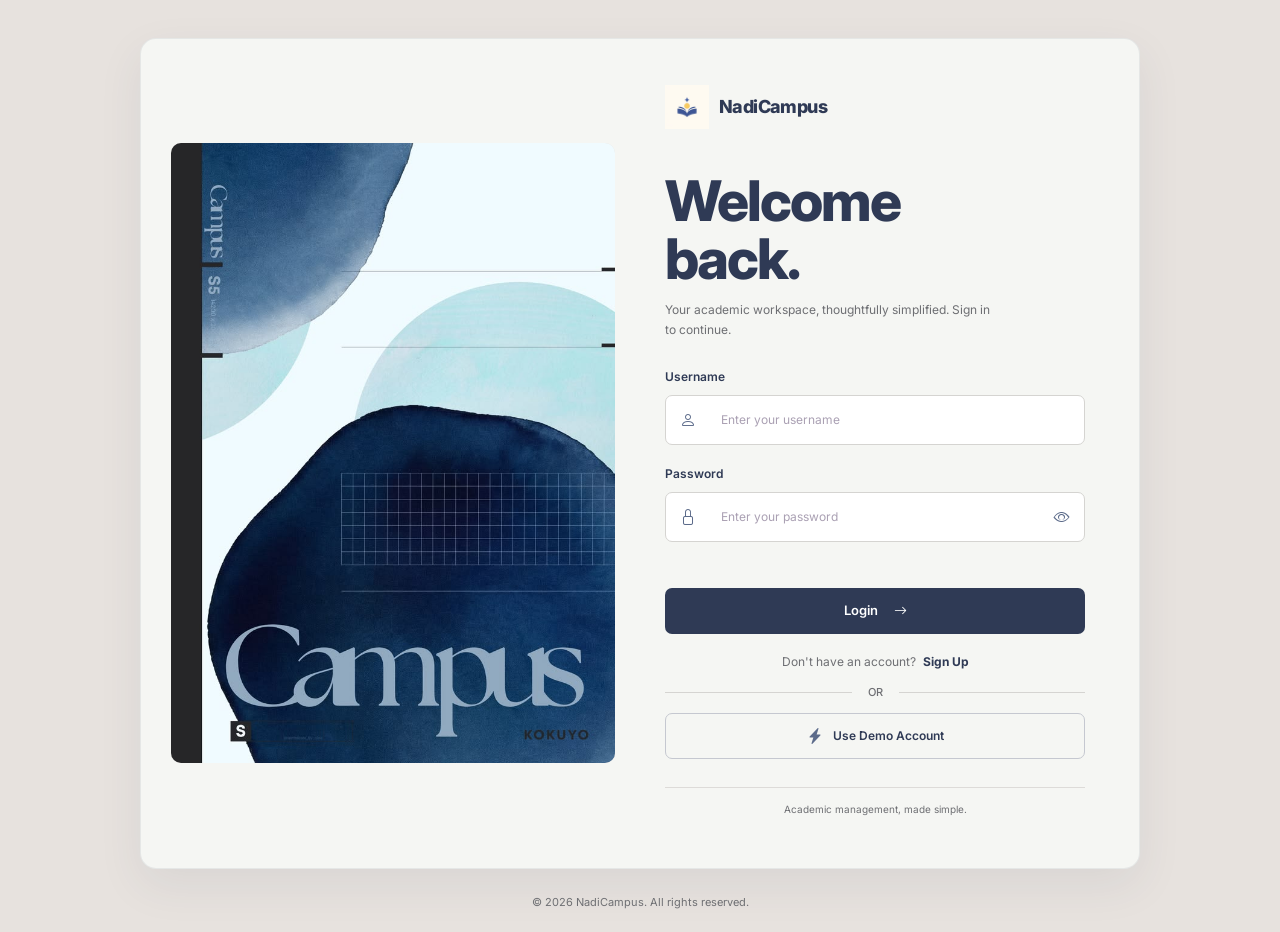
<file: index.html>
<!DOCTYPE html>
<html lang="en">

<head>
    <meta charset="UTF-8">
    <meta name="viewport" content="width=device-width, initial-scale=1.0">

    <title>Login | NadiCampus</title>

    <!-- Bootstrap 5 -->
    <link
        href="https://cdn.jsdelivr.net/npm/bootstrap@5.3.3/dist/css/bootstrap.min.css"
        rel="stylesheet">

    <!-- Bootstrap Icons -->
    <link
        href="https://cdn.jsdelivr.net/npm/bootstrap-icons@1.11.3/font/bootstrap-icons.min.css"
        rel="stylesheet">

    <!-- Google Fonts -->
    <link
        href="https://fonts.googleapis.com/css2?family=Inter:wght@400;500;600;700;800&display=swap"
        rel="stylesheet">

    <!-- Main Stylesheet -->
    <link rel="stylesheet" href="css/style.css">
</head>

<body class="login-page auth-page">

    <main class="login-wrapper">

        <section class="login-card auth-card">

            <!-- LEFT: EDITORIAL IMAGE -->
            <div class="login-visual" aria-hidden="true">
                <img
                    src="image/minimalist-blue-campus.jpg"
                    alt="">
            </div>

            <!-- RIGHT: LOGIN CONTENT -->
            <div class="login-content">

                <!-- BRAND -->
                <div class="brand-area">

                    <div class="brand-icon">
                        <img
                            src="image/nadicampus-logo.jpg"
                            alt="NadiCampus Logo"
                            class="brand-logo-img">
                    </div>

                    <h1>Nadi<span>Campus</span></h1>

                    <p>Student Management System</p>

                </div>

                <!-- WELCOME HEADING -->
                <div class="login-heading">

                    <h2>Welcome<br>back.</h2>

                    <p>
                        Your academic workspace,
                        thoughtfully simplified.
                        Sign in to continue.
                    </p>

                </div>

                <!-- LOGIN FORM -->
                <form id="loginForm">

                    <!-- USERNAME -->
                    <div class="mb-3">

                        <label
                            for="username"
                            class="form-label">
                            Username
                        </label>

                        <div class="input-group custom-input">

                            <span class="input-group-text">
                                <i class="bi bi-person"></i>
                            </span>

                            <input
                                type="text"
                                class="form-control"
                                id="username"
                                placeholder="Enter your username"
                                autocomplete="username"
                                maxlength="30"
                                required>

                        </div>

                    </div>

                    <!-- PASSWORD -->
                    <div class="mb-3">

                        <label
                            for="password"
                            class="form-label">
                            Password
                        </label>

                        <div class="input-group custom-input">

                            <span class="input-group-text">
                                <i class="bi bi-lock"></i>
                            </span>

                            <input
                                type="password"
                                class="form-control"
                                id="password"
                                placeholder="Enter your password"
                                autocomplete="current-password"
                                required>

                            <button
                                type="button"
                                class="input-group-text password-toggle"
                                id="togglePassword"
                                aria-label="Show password">

                                <i
                                    class="bi bi-eye"
                                    id="passwordIcon"></i>

                            </button>

                        </div>

                    </div>

                    <!-- LOGIN MESSAGE -->
                    <div
                        id="loginMessage"
                        class="login-message"
                        role="status"
                        aria-live="polite">
                    </div>

                    <!-- LOGIN BUTTON -->
                    <button
                        type="submit"
                        class="btn btn-login w-100">
                        Login
                        <i class="bi bi-arrow-right ms-2"></i>
                    </button>

                </form>

                <!-- SIGN UP -->
                <div class="auth-switch">
                    Don't have an account?
                    <a href="signup.html">
                        Sign Up
                    </a>
                </div>

                <!-- DEMO ACCOUNT -->
                <div class="demo-quick-access">

                    <div class="demo-divider">
                        <span>OR</span>
                    </div>

                    <button
                        type="button"
                        id="useDemoBtn"
                        class="demo-quick-btn">

                        <i class="bi bi-lightning-charge-fill"></i>
                        Use Demo Account

                    </button>

                </div>

                <!-- LOGIN FOOTER -->
                <div class="login-footer">
                    <p>Academic management, made simple.</p>
                </div>

            </div>

        </section>

        <!-- PAGE FOOTER -->
        <footer class="page-footer">

            <p>
                &copy; <span id="currentYear"></span>
                NadiCampus. All rights reserved.
            </p>

        </footer>

    </main>

    <!-- AUTHENTICATION SCRIPT -->
    <script src="js/auth.js"></script>

</body>
</html>
</file>
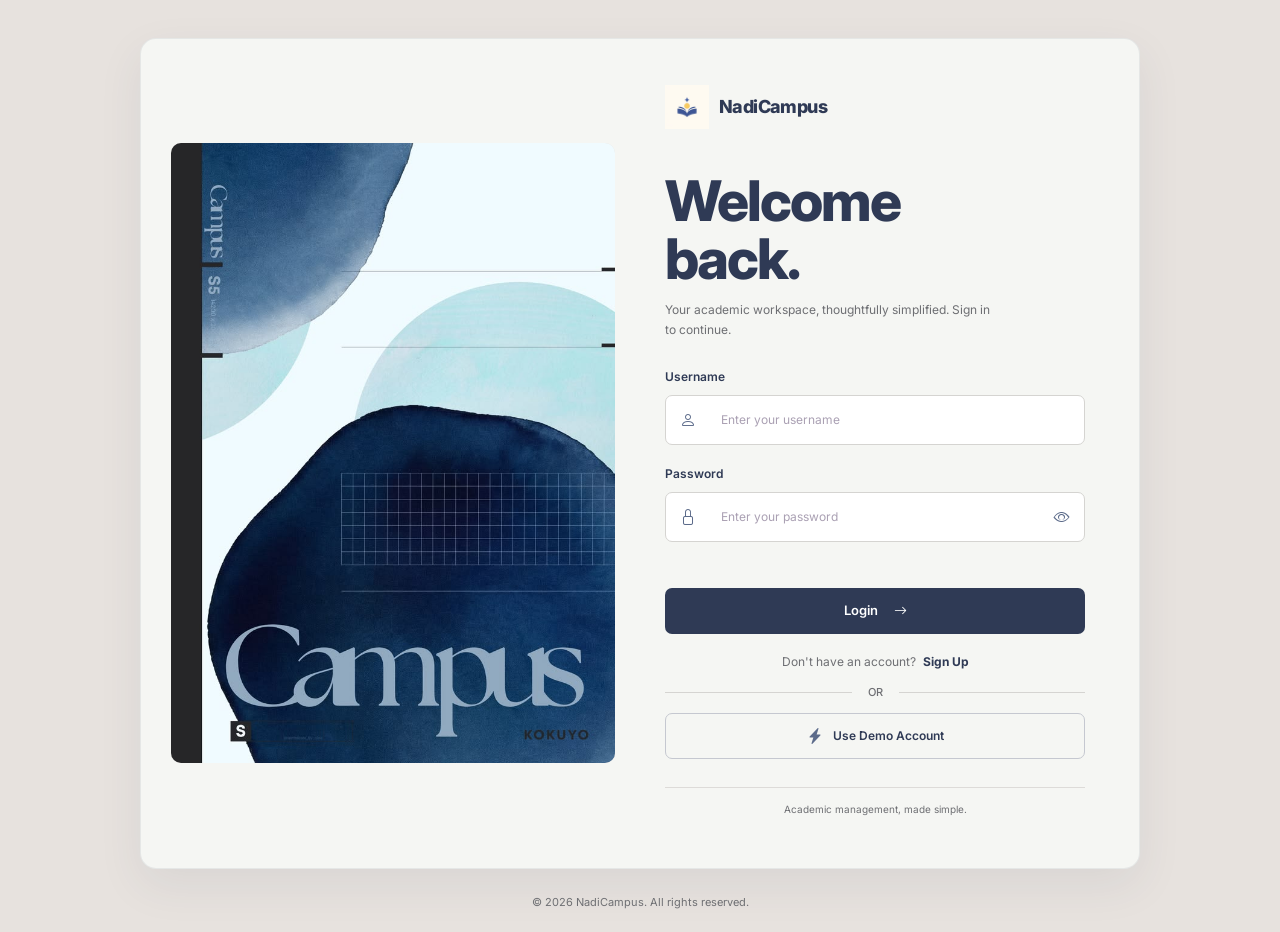
<file: courses.html>
<!DOCTYPE html>
<html lang="en">
<head>
    <meta charset="UTF-8">
    <meta name="viewport" content="width=device-width, initial-scale=1.0">
    <title>Course Management | NadiCampus</title>

    <!-- Bootstrap & Icons -->
    <link href="https://cdn.jsdelivr.net/npm/bootstrap@5.3.3/dist/css/bootstrap.min.css" rel="stylesheet">
    <link href="https://cdn.jsdelivr.net/npm/bootstrap-icons@1.11.3/font/bootstrap-icons.min.css" rel="stylesheet">

    <!-- Google Font -->
    <link rel="preconnect" href="https://fonts.googleapis.com">
    <link rel="preconnect" href="https://fonts.gstatic.com" crossorigin>
    <link href="https://fonts.googleapis.com/css2?family=Inter:wght@400;500;600;700;800&display=swap" rel="stylesheet">

    <!-- Main CSS -->
    <link rel="stylesheet" href="css/style.css">
</head>

<body class="dashboard-page">

    <!-- Sidebar Overlay -->
    <div class="sidebar-overlay" id="sidebarOverlay"></div>

    <!-- Sidebar -->
    <aside class="sidebar" id="sidebar">

        <div class="sidebar-brand">
            <div class="sidebar-logo">
                <img
                    src="image/nadicampus-logo.jpg"
                    alt="NadiCampus Logo"
                    class="sidebar-logo-img">
            </div>

            <div class="sidebar-brand-text">
                <h2>NadiCampus</h2>
                <span>Student Management System</span>
            </div>

            <button class="sidebar-close" id="closeSidebar" aria-label="Close navigation">
                <i class="bi bi-x-lg"></i>
            </button>
        </div>

        <div class="sidebar-menu">

            <p class="menu-heading">MAIN MENU</p>

            <a href="dashboard.html" class="sidebar-link">
                <i class="bi bi-grid-1x2-fill"></i>
                <span>Dashboard</span>
            </a>

            <a href="students.html" class="sidebar-link">
                <i class="bi bi-people"></i>
                <span>Students</span>
            </a>

            <a href="courses.html" class="sidebar-link active">
                <i class="bi bi-journal-bookmark"></i>
                <span>Courses</span>
            </a>

            <a href="performance.html" class="sidebar-link">
                <i class="bi bi-bar-chart-line"></i>
                <span>Academic Performance</span>
            </a>

            <p class="menu-heading secondary-heading">PREFERENCES</p>

            <a href="profile.html" class="sidebar-link">
                <i class="bi bi-person-circle"></i>
                <span>My Profile</span>
            </a>

        </div>

        <div class="sidebar-bottom">

            <div class="sidebar-help">
                <div class="help-icon">
                    <i class="bi bi-info-circle"></i>
                </div>

                <div>
                    <h4>Need Help?</h4>
                    <p>Manage your academic records easily.</p>
                </div>
            </div>

            <button class="sidebar-logout" onclick="logout()">
                <i class="bi bi-box-arrow-left"></i>
                <span>Logout</span>
            </button>

            <div class="sidebar-copyright">
                NadiCampus &copy; 2026
            </div>

        </div>

    </aside>


    <!-- Main Content -->
    <main class="main-content">

        <!-- Topbar -->
        <header class="topbar">

            <div class="topbar-left">

                <button class="menu-toggle" id="menuToggle" aria-label="Open navigation">
                    <i class="bi bi-list"></i>
                </button>

                <div class="breadcrumb-area">
                    <span class="breadcrumb-parent">Main Menu</span>
                    <i class="bi bi-chevron-right"></i>
                    <span class="breadcrumb-current">Courses</span>
                </div>

            </div>

            <div class="topbar-right">

                <div class="topbar-date">
                    <i class="bi bi-calendar3"></i>
                    <span id="currentDate"></span>
                </div>

                <div class="topbar-divider"></div>

                <div class="admin-profile">
                    <div class="admin-avatar">
                        <i class="bi bi-person-fill"></i>
                    </div>

                    <div class="admin-info">
                        <strong id="adminName"> System Administrator</strong>
                        <span id="adminRole">Administrator</span>
                    </div>

                    <i class="bi bi-chevron-down profile-arrow"></i>
                </div>

            </div>

        </header>

        <!-- Dashboard container -->
        <div class="dashboard-container">

            <!-- Page introduction -->
            <section class="welcome-section">

                <div>
                    <span class="welcome-label">COURSE MANAGEMENT</span>

                    <h1>Course Records</h1>

                    <p class="welcome-description">
                        Manage and monitor course information, programmes and current status.
                    </p>
                </div>

                <button class="primary-action-btn" id="addCourseBtn" type="button">
                    <i class="bi bi-plus-lg"></i>
                    Add New Course
                </button>

            </section>

            <!-- Summary Cards -->
            <section class="student-summary-grid">
                <div class="student-summary-card">
                    <div class="summary-card-icon purple-bg">
                        <i class="bi bi-journal-bookmark-fill"></i>
                    </div>
                    
                    <div>
                        <p>Total Courses</p>
                        <h3 id="courseTotal">0</h3>
                    </div>
                </div>

                <div class="student-summary-card">
                    <div class="summary-card-icon green-bg">
                    <i class="bi bi-check-circle-fill"></i>
                    </div>

                    <div>
                        <p>Active Courses</p>
                        <h3 id="courseActive">0</h3>
                    </div>
                </div>

                <div class="student-summary-card">
                    <div class="summary-card-icon orange-bg">
                        <i class="bi bi-pause-circle-fill"></i>
                    </div>

                    <div>
                        <p>Inactive Courses</p>
                        <h3 id="courseInactive">0</h3>
                    </div>
                </div>

            </section>

            <!-- Course Table Panel -->
            <section class="dashboard-panel student-table-panel">
                    
                <div class="student-table-heading">
                    <div>
                        <h2>All Courses</h2>
                        <p>View and manage registered course records</p>
                    </div>

                    <span class="record-count" id="recordCount">
                        0 of 0 records
                    </span>
                </div>

                <!-- Search and Filters -->
                <div class="student-toolbar">

                    <div class="student-search">
                        <i class="bi bi-search"></i>

                        <input
                            type="text"
                            id="courseSearch"
                            placeholder="Search course code or name..."
                        >
                    </div>

                    <select id="programmeFilter" aria-label="Filter by programme">
                        <option value="">All Programmes</option>
                        <option value="Information Systems Management">Information Systems Management</option>
                        <option value="Information Content Management">Information Content Management</option>
                        <option value="Information Library Management">Information Library Management</option>
                        <option value="Information Records Management">Information Records Management</option>
                    </select>

                    <select id="creditFilter" aria-label="Filter by credit hours">
                        <option value="">All Credit Hours</option>
                        <option value="2">2 Credits</option>
                        <option value="3">3 Credits</option>
                        <option value="4">4 Credits</option>
                    </select>

                    <select id="statusFilter" aria-label="Filter by status">
                        <option value="">All Status</option>
                        <option value="Active">Active</option>
                        <option value="Inactive">Inactive</option>
                    </select>

                    <button class="reset-filter-btn" id="resetFilters" type="button">
                        <i class="bi bi-arrow-counterclockwise"></i>
                        Reset
                    </button>

                </div>


                <!-- Table -->
                <div class="table-responsive student-table-responsive course-responsive-table">
                    <table class="table student-table course-table align-middle">
                        <thead>
                            <tr>
                                <th class="course-desktop-only">COURSE CODE</th>
                                <th>COURSE NAME</th>
                                <th class="course-desktop-only">PROGRAMME</th>
                                <th class="course-desktop-only">CREDIT HOURS</th>
                                <th>SEMESTER</th>
                                <th>STATUS</th>
                                <th class="text-end">ACTIONS</th>
                            </tr>
                        </thead>

                        <tbody id="courseTableBody">
                            <!-- Generated by JavaScript -->
                        </tbody>
                    </table>
                </div>

                <!-- Empty Data -->
                <div class="student-empty-state d-none" id="courseEmptyState">
                    <i class="bi bi-journal-x"></i>
                    <h4>No Courses Found</h4>
                    <p>There are no course records matching your search.</p>
                </div>

                <!-- Table Footer -->
                <div class="student-table-footer">
                    <span id="tableResultText">Showing 0 courses</span>
                    <span>Sample course data</span>
                </div>

            </section>


            <!-- Footer -->
            <footer class="dashboard-footer">
                <p>
                    &copy; 2026 <strong>NadiCampus</strong>.
                    Student Management System.
                </p>
            </footer>

    </main>

    <!-- ADD / EDIT COURSE MODAL -->

    <div class="custom-modal" id="courseModal">

        <div class="custom-modal-backdrop" data-close-modal></div>

        <div class="custom-modal-dialog">

            <div class="custom-modal-header">
                <div>
                    <h2 id="courseModalTitle">Add New Course</h2>
                    <p>Enter the course information below.</p>
                </div>

                <button type="button" class="modal-close-btn" data-close-modal>
                    <i class="bi bi-x-lg"></i>
                </button>
            </div>

            <form id="courseForm">

                <div class="student-form-grid">

                    <div class="form-field">
                        <label for="courseCode">Course Code</label>
                        <input type="text" id="courseCode" placeholder="e.g. IMS564" required>
                    </div>

                    <div class="form-field">
                        <label for="courseName">Course Name</label>
                        <input type="text" id="courseName" placeholder="Enter course name" required>
                    </div>

                    <div class="form-field">
                        <label for="courseProgramme">Programme</label>
                        <select id="courseProgramme" required>
                            <option value="">Select Programme</option>
                            <option value="Information Systems Management">Information Systems Management</option>
                            <option value="Information Content Management">Information Content Management</option>
                            <option value="Information Library Management">Information Library Management</option>
                            <option value="Information Records Management">Information Records Management</option>
                        </select>
                    </div>

                    <div class="form-field">
                        <label for="courseCredit">Credit Hours</label>
                        <select id="courseCredit" required>
                            <option value="">Select Credit Hours</option>
                            <option value="2">2 Credit Hours</option>
                            <option value="3">3 Credit Hours</option>
                            <option value="4">4 Credit Hours</option>
                        </select>
                    </div>

                    <div class="form-field">
                        <label for="courseSemester">Semester</label>
                        <select id="courseSemester" required>
                            <option value="">Select Semester</option>
                            <option value="1">Semester 1</option>
                            <option value="2">Semester 2</option>
                            <option value="3">Semester 3</option>
                            <option value="4">Semester 4</option>
                            <option value="5">Semester 5</option>
                            <option value="6">Semester 6</option>
                        </select>
                    </div>

                    <div class="form-field">
                        <label for="courseStatus">Course Status</label>
                        <select id="courseStatus" required>
                            <option value="Active">Active</option>
                            <option value="Inactive">Inactive</option>
                        </select>
                    </div>

                </div>

                <input type="hidden" id="editCourseCode">

                <div class="modal-form-message" id="courseFormMessage"></div>

                <div class="custom-modal-footer">
                    <button type="button" class="secondary-action-btn" data-close-modal>
                        Cancel
                    </button>

                    <button type="submit" class="primary-action-btn">
                        <i class="bi bi-check-lg"></i>
                        <span id="saveCourseLabel">Save Course</span>
                    </button>
                </div>

            </form>

        </div>

    </div>

    <!-- COURSE DETAILS MODAL -->

    <div class="custom-modal" id="courseDetailsModal">

        <div class="custom-modal-backdrop" data-close-modal></div>

        <div class="custom-modal-dialog details-dialog">

            <div class="custom-modal-header">
                <div>
                    <h2>Course Details</h2>
                    <p>View the selected course information.</p>
                </div>

                <button type="button" class="modal-close-btn" data-close-modal>
                    <i class="bi bi-x-lg"></i>
                </button>
            </div>

            <div id="courseDetailsContent">
                <!-- Course details generated by JavaScript -->
            </div>

            <div class="custom-modal-footer">
                <button type="button" class="secondary-action-btn" data-close-modal>
                    Close
                </button>
            </div>

        </div>

    </div>

    <!-- DELETE COURSE -->

    <div class="custom-modal" id="deleteCourseModal">

        <div class="custom-modal-backdrop" data-close-modal></div>

        <div class="custom-modal-dialog delete-dialog">

            <div class="delete-confirm-icon">
                <i class="bi bi-trash3"></i>
            </div>

            <h2>Delete Course?</h2>

            <p>
                Are you sure you want to delete
                <strong id="deleteCourseName">this course</strong>?
                This action cannot be undone.
            </p>

            <div class="custom-modal-footer">
                <button type="button" class="secondary-action-btn" data-close-modal>
                    Cancel
                </button>

                <button type="button" class="delete-confirm-btn" id="confirmDeleteCourseBtn">
                    <i class="bi bi-trash3"></i>
                    Delete Course
                </button>
            </div>

        </div>

    </div>

    <!-- Toast notification -->
    <div class="student-toast" id="courseToast">
        <i class="bi bi-check-circle-fill"></i>
        <span id="courseToastMessage">Course updated successfully.</span>
    </div>

    <!-- JavaScript -->
    <script src="js/auth.js"></script>
    <script src="js/activity-log.js"></script>
    <script src="js/courses.js"></script>
    <script src="js/profile-dropdown.js"></script>

</body>
</html>
</file>
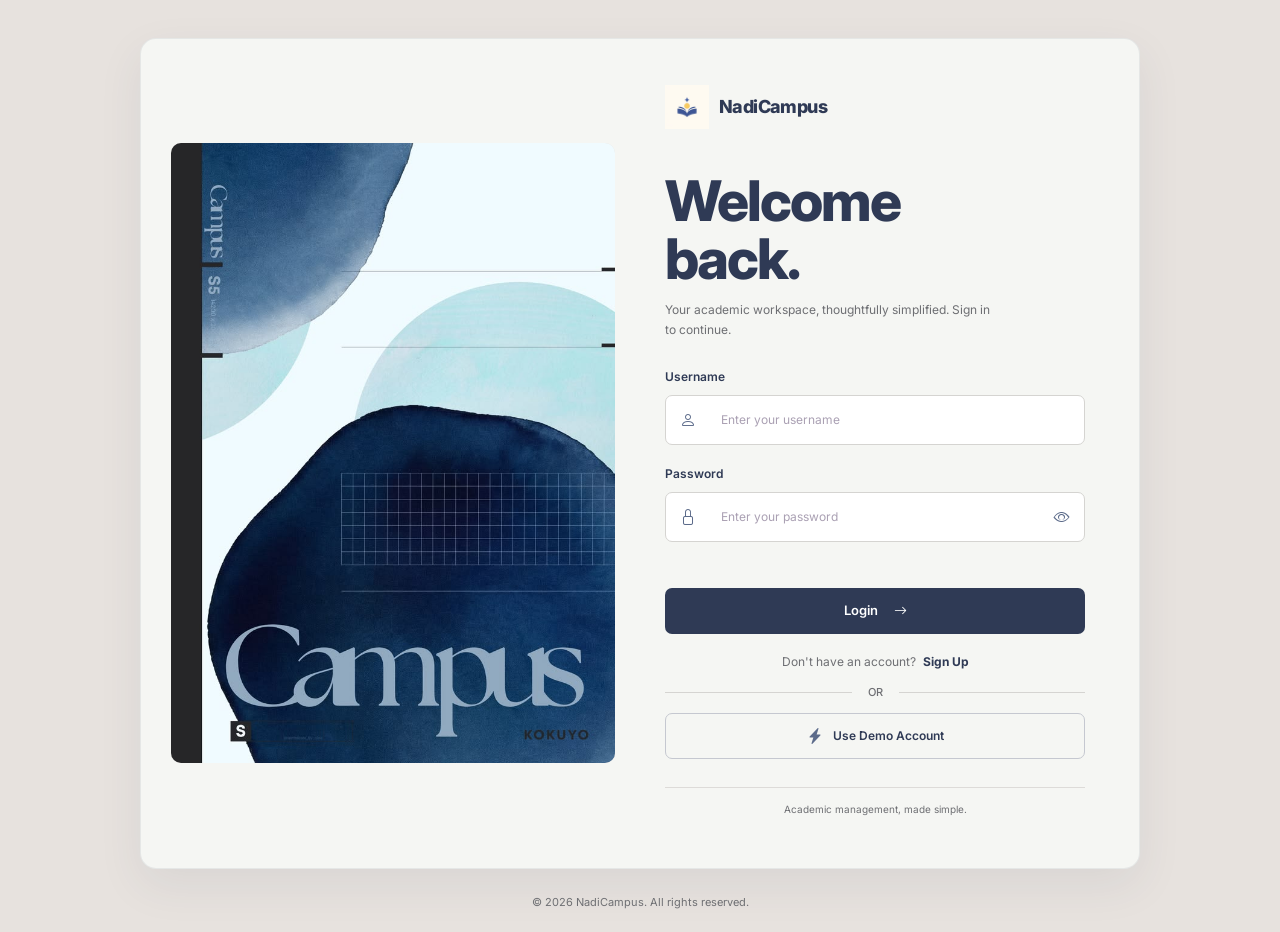
<file: profile.html>
<!DOCTYPE html>
<html lang="en">
<head>
    <meta charset="UTF-8">
    <meta name="viewport" content="width=device-width, initial-scale=1.0">
    <title>My Profile | NadiCampus</title>

    <link href="https://cdn.jsdelivr.net/npm/bootstrap@5.3.3/dist/css/bootstrap.min.css" rel="stylesheet">
    <link href="https://cdn.jsdelivr.net/npm/bootstrap-icons@1.11.3/font/bootstrap-icons.min.css" rel="stylesheet">
    <link href="https://fonts.googleapis.com/css2?family=Inter:wght@400;500;600;700;800&display=swap" rel="stylesheet">
    <link rel="stylesheet" href="css/style.css">
</head>

<body class="dashboard-page">

    <div class="sidebar-overlay" id="sidebarOverlay"></div>

    <!-- SIDEBAR -->
    <aside class="sidebar" id="sidebar">

        <div class="sidebar-brand">
            <div class="sidebar-logo">
                <img
                    src="image/nadicampus-logo.jpg"
                    alt="NadiCampus Logo"
                    class="sidebar-logo-img">
            </div>
            <div class="sidebar-brand-text">
                <h2>NadiCampus</h2>
                <span>Student Management System</span>
            </div>
            <button class="sidebar-close" id="closeSidebar"
                    type="button" aria-label="Close navigation">
                <i class="bi bi-x-lg"></i>
            </button>
        </div>

        <div class="sidebar-menu">
            <p class="menu-heading">MAIN MENU</p>

            <a href="dashboard.html" class="sidebar-link">
                <i class="bi bi-grid-1x2-fill"></i>
                <span>Dashboard</span>
            </a>

            <a href="students.html" class="sidebar-link">
                <i class="bi bi-people"></i>
                <span>Students</span>
            </a>

            <a href="courses.html" class="sidebar-link">
                <i class="bi bi-journal-bookmark"></i>
                <span>Courses</span>
            </a>

            <a href="performance.html" class="sidebar-link">
                <i class="bi bi-bar-chart-line"></i>
                <span>Academic Performance</span>
            </a>

            <p class="menu-heading secondary-heading">PREFERENCES</p>

            <a href="profile.html" class="sidebar-link active">
                <i class="bi bi-person-circle"></i>
                <span>My Profile</span>
            </a>
        </div>

        <div class="sidebar-bottom">
            <div class="sidebar-help">
                <div class="help-icon">
                    <i class="bi bi-info-circle"></i>
                </div>
                <div>
                    <h4>Need Help?</h4>
                    <p>Manage your academic records easily.</p>
                </div>
            </div>

            <button class="sidebar-logout" type="button"
                    onclick="logout()">
                <i class="bi bi-box-arrow-left"></i>
                <span>Logout</span>
            </button>

            <div class="sidebar-copyright">
                NadiCampus &copy; 2026
            </div>
        </div>
    </aside>

    <!-- MAIN CONTENT -->
    <main class="main-content">

        <header class="topbar">
            <div class="topbar-left">
                <button class="menu-toggle" id="menuToggle"
                        type="button" aria-label="Open navigation">
                    <i class="bi bi-list"></i>
                </button>

                <div class="breadcrumb-area">
                    <span class="breadcrumb-parent">Main Menu</span>
                    <i class="bi bi-chevron-right"></i>
                    <span class="breadcrumb-current">My Profile</span>
                </div>
            </div>

            <div class="topbar-right">
                <div class="topbar-date">
                    <i class="bi bi-calendar3"></i>
                    <span id="currentDate"></span>
                </div>

                <div class="topbar-divider"></div>

                <div class="admin-profile">
                    <div class="admin-avatar">
                        <i class="bi bi-person-fill"></i>
                    </div>

                    <div class="admin-info">
                        <strong id="adminName">System Administrator</strong>
                        <span id="adminRole">Administrator</span>
                    </div>

                    <i class="bi bi-chevron-down profile-arrow"></i>
                </div>
            </div>
        </header>

        <div class="dashboard-container">

            <!-- PAGE HEADING -->
            <section class="welcome-section">
                <div>
                    <span class="welcome-label">ACCOUNT SETTINGS</span>
                    <h1>My Profile</h1>
                    <p class="welcome-description">
                        View and manage your administrator profile information.
                    </p>
                </div>
            </section>

            <!-- PROFILE OVERVIEW -->
            <section class="dashboard-panel profile-overview">
                <div class="profile-large-avatar" id="profileInitials">
                    SA
                </div>

                <div class="profile-overview-info">
                    <h2 id="profileDisplayName">System Administrator</h2>
                    <p id="profileDisplayEmail">No email added</p>
                    <span class="profile-role-badge">
                        <i class="bi bi-shield-check"></i>
                        Administrator
                    </span>
                </div>
            </section>

            <!-- PROFILE FORM -->
            <section class="dashboard-panel profile-form-panel">

                <div class="student-table-heading">
                    <div>
                        <h2>Personal Information</h2>
                        <p>Update your administrator account details</p>
                    </div>
                    <i class="bi bi-person-gear profile-heading-icon"></i>
                </div>

                <form id="profileForm">

                    <div class="student-form-grid">

                        <div class="form-field">
                            <label for="profileFullName">Full Name</label>
                            <input
                                type="text"
                                id="profileFullName"
                                maxlength="80"
                                required
                                placeholder="Enter your full name">
                        </div>

                        <div class="form-field">
                            <label for="profileEmail">Email Address (Optional)</label>
                            <input
                                type="email"
                                id="profileEmail"
                                maxlength="120"
                                placeholder="admin@example.com">
                        </div>

                        <div class="form-field">
                            <label for="profileUsername">Username</label>
                            <input
                                type="text"
                                id="profileUsername"
                                readonly>
                        </div>

                        <div class="form-field">
                            <label for="profileRole">Account Role</label>
                            <input
                                type="text"
                                id="profileRole"
                                readonly>
                        </div>

                    </div>

                    <p class="profile-form-note">
                        <i class="bi bi-info-circle"></i>
                        Username and account role cannot be edited.
                    </p>

                    <div id="profileMessage"
                         class="profile-message"
                         role="status"
                         aria-live="polite"></div>

                    <div class="profile-form-actions">
                        <button type="button"
                                class="secondary-action-btn"
                                id="resetProfileBtn">
                            Reset Changes
                        </button>

                        <button type="submit"
                                class="primary-action-btn">
                            <i class="bi bi-check-lg"></i>
                            Save Profile
                        </button>
                    </div>

                </form>
            </section>

            <footer class="dashboard-footer">
                <p>
                    &copy; 2026 <strong>NadiCampus</strong>.
                    Student Management System.
                </p>
            </footer>

        </div>
    </main>

    <script src="js/auth.js"></script>
    <script src="js/profile.js"></script>
    <script src="js/profile-dropdown.js"></script>
    
</body>
</html>
</file>
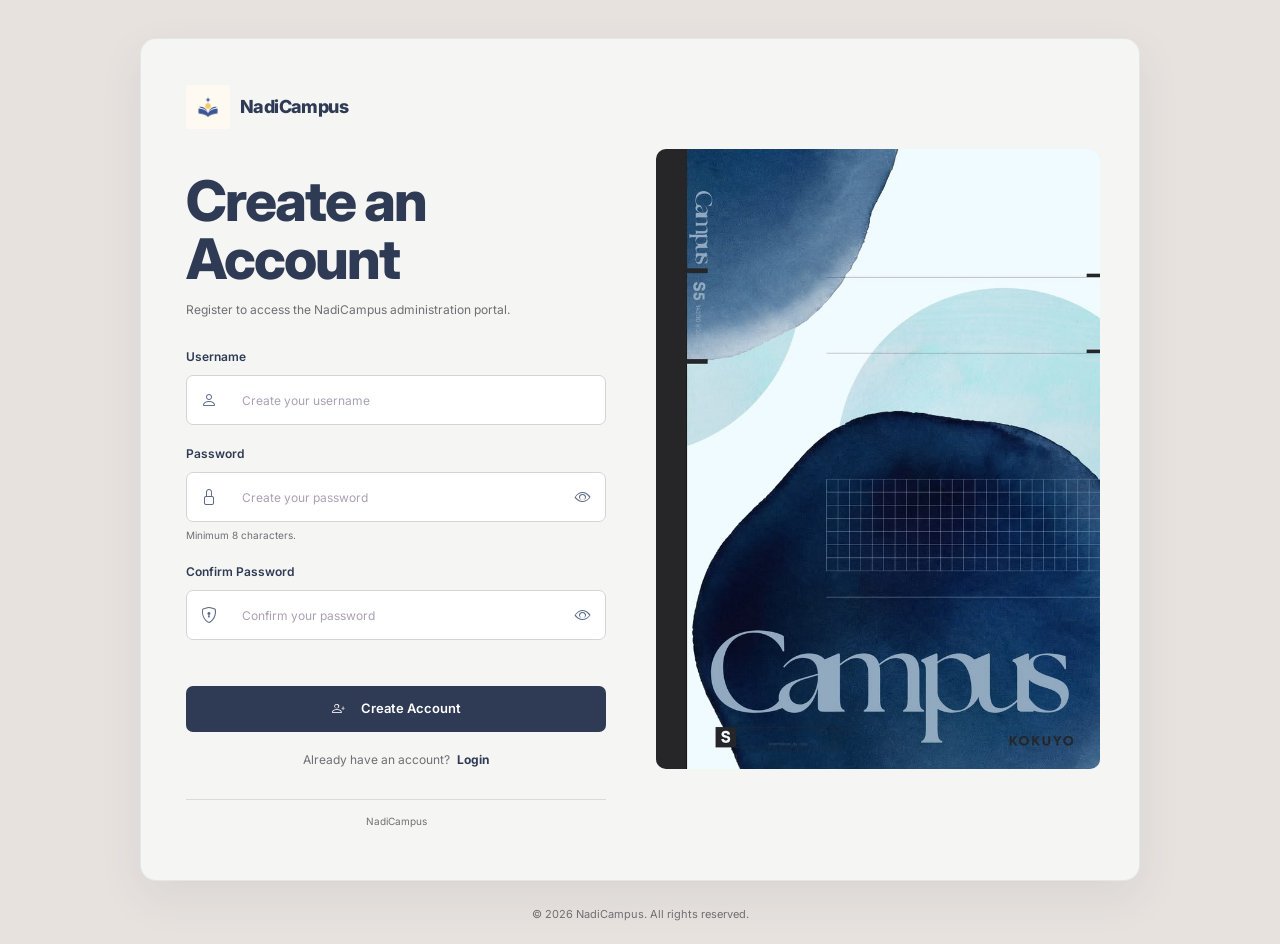
<file: signup.html>
<!DOCTYPE html>
<html lang="en">

<head>
    <meta charset="UTF-8">
    <meta name="viewport" content="width=device-width, initial-scale=1.0">

    <title>Sign Up | NadiCampus</title>

    <!-- Bootstrap 5 -->
    <link href="https://cdn.jsdelivr.net/npm/bootstrap@5.3.3/dist/css/bootstrap.min.css" rel="stylesheet">

    <!-- Bootstrap Icons -->
    <link href="https://cdn.jsdelivr.net/npm/bootstrap-icons@1.11.3/font/bootstrap-icons.min.css" rel="stylesheet">

    <!-- Google Fonts -->
    <link href="https://fonts.googleapis.com/css2?family=Inter:wght@400;500;600;700;800&display=swap" rel="stylesheet">

    <!-- Main Stylesheet -->
    <link rel="stylesheet" href="css/style.css">
</head>

<body class="login-page auth-page">

    <main class="login-wrapper">

        <section class="login-card auth-card signup-card">
            <div class="login-content">

            <!-- BRAND -->
            <div class="brand-area">

                <div class="brand-icon">
                    <img
                            src="image/nadicampus-logo.jpg"
                            alt="NadiCampus Logo"
                            class="brand-logo-img">
                </div>

                <h1>Nadi<span>Campus</span></h1>

                <p>Student Management System</p>

            </div>

            <!-- HEADING -->
            <div class="login-heading">

                <h2>Create an Account</h2>

                <p>
                    Register to access the NadiCampus
                    administration portal.
                </p>

            </div>

            
<!-- SIGN UP FORM -->
<form id="signupForm">

    <!-- USERNAME -->
    <div class="mb-3">
        <label for="signupUsername" class="form-label">
            Username
        </label>

        <div class="input-group custom-input">
            <span class="input-group-text">
                <i class="bi bi-person"></i>
            </span>

            <input
                type="text"
                class="form-control"
                id="signupUsername"
                placeholder="Create your username"
                minlength="4"
                maxlength="30"
                pattern="[A-Za-z0-9_]+"
                autocomplete="username"
                required>
        </div>

    </div>

    <!-- PASSWORD -->
    <div class="mb-3">
        <label for="signupPassword" class="form-label">
            Password
        </label>

        <div class="input-group custom-input">
            <span class="input-group-text">
                <i class="bi bi-lock"></i>
            </span>

            <input
                type="password"
                class="form-control"
                id="signupPassword"
                placeholder="Create your password"
                minlength="8"
                autocomplete="new-password"
                required>

            <button
                type="button"
                class="input-group-text password-toggle"
                id="toggleSignupPassword"
                aria-label="Show password">

                <i class="bi bi-eye" id="signupPasswordIcon"></i>
            </button>
        </div>

        <small class="auth-field-hint">
            Minimum 8 characters.
        </small>
    </div>

    <!-- CONFIRM PASSWORD -->
    <div class="mb-3">
        <label for="signupConfirmPassword" class="form-label">
            Confirm Password
        </label>

        <div class="input-group custom-input">
            <span class="input-group-text">
                <i class="bi bi-shield-lock"></i>
            </span>

            <input
                type="password"
                class="form-control"
                id="signupConfirmPassword"
                placeholder="Confirm your password"
                minlength="8"
                autocomplete="new-password"
                required>

            <button
                type="button"
                class="input-group-text password-toggle"
                id="toggleConfirmPassword"
                aria-label="Show password">

                <i class="bi bi-eye" id="confirmPasswordIcon"></i>
            </button>
        </div>
    </div>

    <!-- MESSAGE -->
    <div
        id="signupMessage"
        class="login-message"
        role="status"
        aria-live="polite">
    </div>

    <!-- CREATE ACCOUNT BUTTON -->
    <button
        type="submit"
        class="btn btn-login w-100">

        <i class="bi bi-person-plus me-2"></i>
        Create Account

    </button>

</form>

    <!-- LOGIN LINK -->
    <div class="auth-switch">
        Already have an account?
    <a href="index.html">
        Login
    </a>
    </div>

    <!-- FOOTER -->
    <div class="login-footer">
        <p>NadiCampus</p>
    </div>

</div>

    <!-- RIGHT SIDE IMAGE -->
    <div class="login-visual">
        <img
            src="image/minimalist-blue-campus.jpg"
            alt="">
    </div>

</section>

        <footer class="page-footer">
            <p>
                &copy; <span id="currentYear"></span>
                NadiCampus. All rights reserved.
            </p>
        </footer>

    </main>

    <script src="js/auth.js"></script>

</body>
</html>
</file>
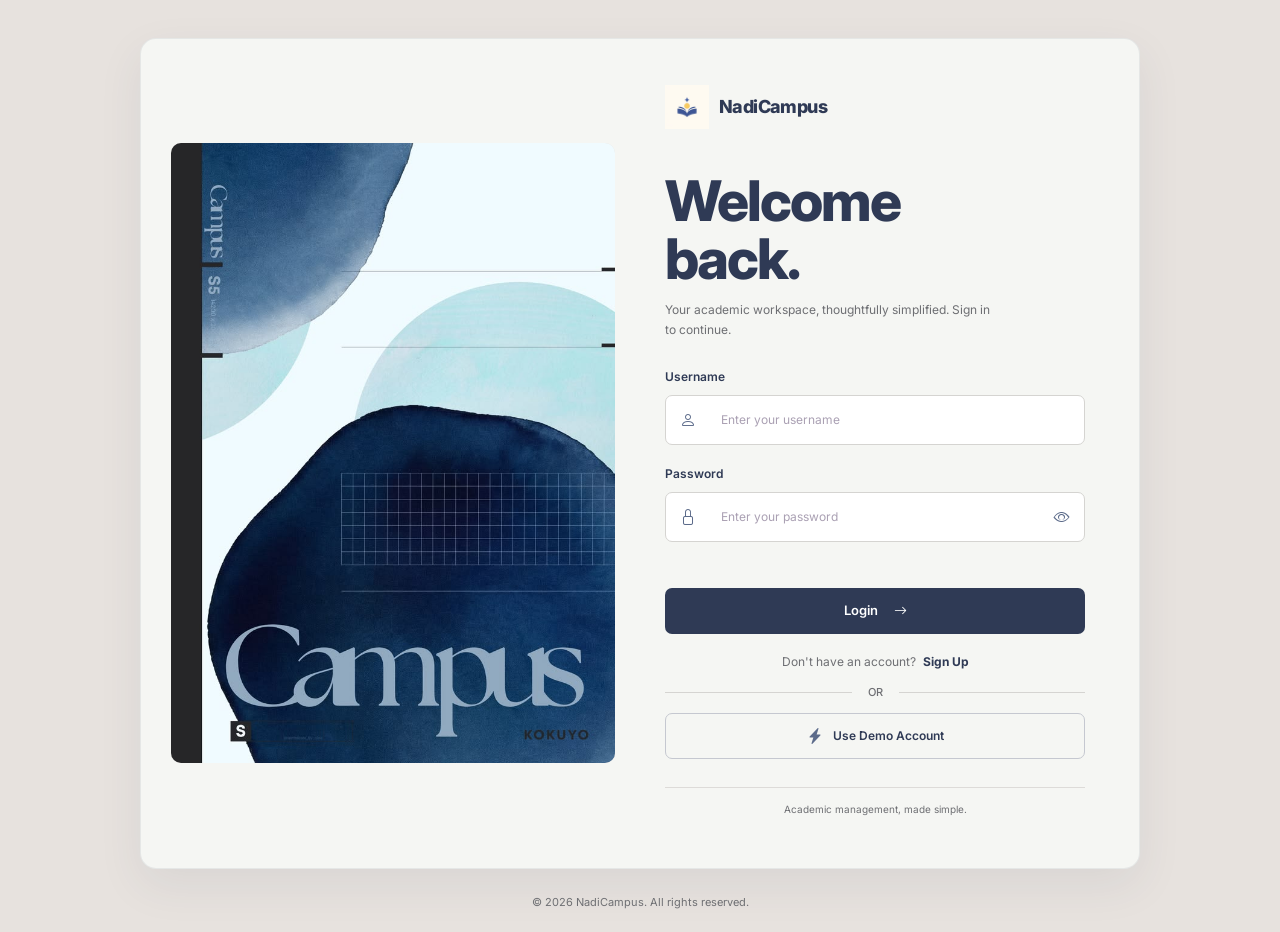
<file: students.html>
<!DOCTYPE html>
<html lang="en">

<head>
    <meta charset="UTF-8">
    <meta name="viewport" content="width=device-width, initial-scale=1.0">
    <meta name="description" content="Manage student records in NadiCampus">

    <title>Students | NadiCampus</title>

    <!-- Bootstrap 5 -->
    <link href="https://cdn.jsdelivr.net/npm/bootstrap@5.3.3/dist/css/bootstrap.min.css" rel="stylesheet">

    <!-- Bootstrap Icons -->
    <link href="https://cdn.jsdelivr.net/npm/bootstrap-icons@1.11.3/font/bootstrap-icons.min.css" rel="stylesheet">

    <!-- Google Fonts -->
    <link rel="preconnect" href="https://fonts.googleapis.com">
    <link rel="preconnect" href="https://fonts.gstatic.com" crossorigin>
    <link href="https://fonts.googleapis.com/css2?family=Inter:wght@400;500;600;700;800&display=swap" rel="stylesheet">

    <!-- Main CSS -->
    <link rel="stylesheet" href="css/style.css">
</head>

<body class="dashboard-page">

    <div class="sidebar-overlay" id="sidebarOverlay"></div>

    <!-- Sidebar -->
    <aside class="sidebar" id="sidebar">

        <div class="sidebar-brand">
            <div class="sidebar-logo">
                <img
                    src="image/nadicampus-logo.jpg"
                    alt="NadiCampus Logo"
                    class="sidebar-logo-img">
            </div>

            <div class="sidebar-brand-text">
                <h2>NadiCampus</h2>
                <span>Student Management System</span>
            </div>

            <button class="sidebar-close" id="closeSidebar" aria-label="Close navigation">
                <i class="bi bi-x-lg"></i>
            </button>
        </div>

        <div class="sidebar-menu">

            <p class="menu-heading">MAIN MENU</p>

            <a href="dashboard.html" class="sidebar-link">
                <i class="bi bi-grid-1x2-fill"></i>
                <span>Dashboard</span>
            </a>

            <a href="students.html" class="sidebar-link active">
                <i class="bi bi-people"></i>
                <span>Students</span>
            </a>

            <a href="courses.html" class="sidebar-link">
                <i class="bi bi-journal-bookmark"></i>
                <span>Courses</span>
            </a>

            <a href="performance.html" class="sidebar-link">
                <i class="bi bi-bar-chart-line"></i>
                <span>Academic Performance</span>
            </a>

            <p class="menu-heading secondary-heading">PREFERENCES</p>

            <a href="profile.html" class="sidebar-link">
                <i class="bi bi-person-circle"></i>
                <span>My Profile</span>
            </a>

        </div>

        <div class="sidebar-bottom">

            <div class="sidebar-help">
                <div class="help-icon">
                    <i class="bi bi-info-circle"></i>
                </div>

                <div>
                    <h4>Need Help?</h4>
                    <p>Manage your academic records easily.</p>
                </div>
            </div>

            <button class="sidebar-logout" onclick="logout()">
                <i class="bi bi-box-arrow-left"></i>
                <span>Logout</span>
            </button>

            <div class="sidebar-copyright">
                NadiCampus &copy; 2026
            </div>

        </div>

    </aside>

    <!-- Main Content -->
    <main class="main-content">

        <!-- Topbar -->
        <header class="topbar">

            <div class="topbar-left">

                <button class="menu-toggle" id="menuToggle" aria-label="Open navigation">
                    <i class="bi bi-list"></i>
                </button>

                <div class="breadcrumb-area">
                    <span class="breadcrumb-parent">Main Menu</span>
                    <i class="bi bi-chevron-right"></i>
                    <span class="breadcrumb-current">Students</span>
                </div>

            </div>

            <div class="topbar-right">

                <div class="topbar-date">
                    <i class="bi bi-calendar3"></i>
                    <span id="currentDate"></span>
                </div>

                <div class="topbar-divider"></div>

                <div class="admin-profile">
                    <div class="admin-avatar">
                        <i class="bi bi-person-fill"></i>
                    </div>

                    <div class="admin-info">
                        <strong id="adminName">System Administrator</strong>
                        <span id="adminRole">Administrator</span>
                    </div>

                    <i class="bi bi-chevron-down profile-arrow"></i>
                </div>

            </div>

        </header>

        <!-- Students Page -->
        <div class="dashboard-container">

            <!-- Page Heading -->
            <section class="welcome-section">

                <div>
                    <span class="welcome-label">STUDENT MANAGEMENT</span>

                    <h1>Student Records</h1>

                    <p class="welcome-description">
                        Manage, organize and monitor student information in one place.
                    </p>
                </div>

                <button class="primary-action-btn" id="addStudentBtn">
                    <i class="bi bi-plus-lg"></i>
                    Add New Student
                </button>

            </section>

            <!-- Student Summary -->
            <section class="student-summary-grid">

                <div class="student-summary-card">
                    <div class="summary-card-icon purple-bg">
                        <i class="bi bi-people-fill"></i>
                    </div>

                    <div>
                        <p>Total Students</p>
                        <h3 id="studentTotal">0</h3>
                    </div>
                </div>

                <div class="student-summary-card">
                    <div class="summary-card-icon green-bg">
                        <i class="bi bi-person-check-fill"></i>
                    </div>

                    <div>
                        <p>Active Students</p>
                        <h3 id="studentActive">0</h3>
                    </div>
                </div>

                <div class="student-summary-card">
                    <div class="summary-card-icon orange-bg">
                        <i class="bi bi-person-dash-fill"></i>
                    </div>

                    <div>
                        <p>Inactive Students</p>
                        <h3 id="studentInactive">0</h3>
                    </div>
                </div>

            </section>

            <!-- Student Table -->
            <section class="dashboard-panel student-table-panel">

                <div class="student-table-heading">
                    <div>
                        <h2>All Students</h2>
                        <p>View and manage registered student records</p>
                    </div>

                    <span class="record-count" id="recordCount">0 records</span>
                </div>

                <!-- Search and Filters -->
                <div class="student-toolbar">

                    <div class="student-search">
                        <i class="bi bi-search"></i>

                        <input
                            type="search"
                            id="studentSearch"
                            placeholder="Search by name or student ID..."
                            aria-label="Search students">
                    </div>

                    <select id="programmeFilter" aria-label="Filter by programme">
                        <option value="">All Programmes</option>
                        <option value="Information Systems Management">Information Systems Management</option>
                        <option value="Information Content Management">Information Content Management</option>
                        <option value="Information Library Management">Information Library Management</option>
                        <option value="Information Records Management">Information Records Management</option>
                    </select>

                    <select id="semesterFilter" aria-label="Filter by semester">
                        <option value="">All Semesters</option>
                        <option value="1">Semester 1</option>
                        <option value="2">Semester 2</option>
                        <option value="3">Semester 3</option>
                        <option value="4">Semester 4</option>
                        <option value="5">Semester 5</option>
                        <option value="6">Semester 6</option>
                    </select>

                    <select id="statusFilter" aria-label="Filter by status">
                        <option value="">All Status</option>
                        <option value="Active">Active</option>
                        <option value="Inactive">Inactive</option>
                    </select>

                    <button class="reset-filter-btn" id="resetFilters" title="Reset filters">
                        <i class="bi bi-arrow-counterclockwise"></i>
                        Reset
                    </button>

                </div>


                <!-- Table -->
                <div class="table-responsive student-table-responsive">
                    <table class="table student-table align-middle">
                        
                <thead>
                    <tr>
                        <th>STUDENT</th>
                        <th class="student-desktop-only">STUDENT ID</th>
                        <th class="student-desktop-only">PROGRAMME</th>
                        <th>SEMESTER</th>
                        <th>STATUS</th>
                        <th class="text-end">ACTIONS</th>
                    </tr>
                </thead>

                        <tbody id="studentTableBody">
                            <!-- Student records generated by JavaScript -->
                        </tbody>

                    </table>

                </div>


                <!-- Empty Data -->
                <div class="student-empty-state d-none" id="studentEmptyState">
                    <div class="empty-icon">
                        <i class="bi bi-person-exclamation"></i>
                    </div>

                    <h3>No student records found</h3>

                    <p>Try changing your search or filter, or add a new student.</p>
                </div>


                <!-- Table Footer -->
                <div class="student-table-footer">
                    <span id="tableResultText">Showing 0 students</span>
                    <span>Sample student data</span>
                </div>

            </section>


            <!-- Footer -->
            <footer class="dashboard-footer">
                <p>
                    &copy; 2026 <strong>NadiCampus</strong>.
                    Student Management System.
                </p>

            </footer>

        </div>

    </main>


    <!-- Add / Edit Student Modal -->
    <div class="custom-modal" id="studentModal" aria-hidden="true">

        <div class="custom-modal-backdrop" data-close-modal></div>

        <div class="custom-modal-dialog">

            <div class="custom-modal-header">
                <div>
                    <h2 id="studentModalTitle">Add New Student</h2>
                    <p>Enter the student's information below.</p>
                </div>

                <button class="modal-close-btn" data-close-modal aria-label="Close modal">
                    <i class="bi bi-x-lg"></i>
                </button>
            </div>

            <form id="studentForm">

                <input type="hidden" id="editStudentId">

                <div class="student-form-grid">

                    <div class="form-field full-width">
                        <label for="studentName">Full Name <span>*</span></label>

                        <input
                            type="text"
                            id="studentName"
                            placeholder="Enter full name"
                            maxlength="80"
                            required>
                    </div>

                    <div class="form-field">
                        <label for="studentId">Student ID <span>*</span></label>

                        <input
                            type="text"
                            id="studentId"
                            placeholder="e.g. 202410013"
                            maxlength="20"
                            required>
                    </div>

                    <div class="form-field">
                        <label for="studentEmail">Email Address <span>*</span></label>

                        <input
                            type="email"
                            id="studentEmail"
                            placeholder="student@email.com"
                            maxlength="100"
                            required>
                    </div>

                    <div class="form-field full-width">
                        <label for="studentProgramme">Programme <span>*</span></label>

                        <select id="studentProgramme" required>
                            <option value="">Select programme</option>
                            <option value="Information Systems Management">Information Systems Management</option>
                            <option value="Information Content Management">Information Content Management</option>
                            <option value="Information Library Management">Information Library Management</option>
                            <option value="Information Records Management">Information Records Management</option>
                        </select>
                    </div>

                    <div class="form-field">
                        <label for="studentSemester">Semester <span>*</span></label>

                        <select id="studentSemester" required>
                            <option value="">Select semester</option>
                            <option value="1">Semester 1</option>
                            <option value="2">Semester 2</option>
                            <option value="3">Semester 3</option>
                            <option value="4">Semester 4</option>
                            <option value="5">Semester 5</option>
                            <option value="6">Semester 6</option>
                        </select>
                    </div>

                    <div class="form-field">
                        <label for="studentStatus">Status <span>*</span></label>

                        <select id="studentStatus" required>
                            <option value="Active">Active</option>
                            <option value="Inactive">Inactive</option>
                        </select>
                    </div>

                    <div class="form-field">
                        <label for="studentGPA">Current GPA <span>*</span></label>

                        <input
                            type="number"
                            id="studentGPA"
                            min="0"
                            max="4"
                            step="0.01"
                            placeholder="e.g. 3.50"
                            required>
                    </div>

                </div>

                <div class="modal-form-message" id="studentFormMessage" role="alert"></div>

                <div class="custom-modal-footer">
                    <button type="button" class="secondary-action-btn" data-close-modal>
                        Cancel
                    </button>

                    <button type="submit" class="primary-action-btn">
                        <i class="bi bi-check-lg"></i>
                        <span id="saveStudentLabel">Save Student</span>
                    </button>
                </div>

            </form>

        </div>

    </div>

    <!-- View Student Details Modal -->
    <div class="custom-modal" id="detailsModal" aria-hidden="true">

        <div class="custom-modal-backdrop" data-close-modal></div>

        <div class="custom-modal-dialog details-dialog">

            <div class="custom-modal-header">
                <div>
                    <h2>Student Details</h2>
                    <p>Complete student information</p>
                </div>

                <button class="modal-close-btn" data-close-modal aria-label="Close modal">
                    <i class="bi bi-x-lg"></i>
                </button>
            </div>

            <div id="studentDetailsContent" class="student-details-content"></div>

            <div class="custom-modal-footer">
                <button type="button" class="secondary-action-btn" data-close-modal>
                    Close
                </button>
            </div>

        </div>

    </div>

    <!-- Delete Confirmation Modal -->
    <div class="custom-modal" id="deleteModal" aria-hidden="true">

        <div class="custom-modal-backdrop" data-close-modal></div>

        <div class="custom-modal-dialog delete-dialog">

            <div class="delete-confirm-icon">
                <i class="bi bi-trash3"></i>
            </div>

            <h2>Delete Student?</h2>

            <p>
                Are you sure you want to delete
                <strong id="deleteStudentName">this student</strong>?
                This action cannot be undone.
            </p>

            <div class="custom-modal-footer">
                <button type="button" class="secondary-action-btn" data-close-modal>
                    Cancel
                </button>

                <button type="button" class="delete-confirm-btn" id="confirmDeleteBtn">
                    <i class="bi bi-trash3"></i>
                    Delete Student
                </button>
            </div>

        </div>

    </div>

    <!-- Toast Notification -->
    <div class="student-toast" id="studentToast" role="status" aria-live="polite">
        <i class="bi bi-check-circle-fill"></i>
        <span id="studentToastMessage">Changes saved successfully.</span>
    </div>

    <script src="js/auth.js"></script>
    <script src="js/activity-log.js"></script>
    <script src="js/students.js"></script>
    <script src="js/profile-dropdown.js"></script>

</body>
</html>
</file>
<file: css/style.css>
/* NadiCampus Style */

* {
  box-sizing: border-box;
}

body {
  margin: 0;
  font-family: "Inter", sans-serif;
  color: var(--text-dark);
  background: var(--background);
}

button,
input {
  font-family: inherit;
}

a {
  text-decoration: none;
}

.login-wrapper {
  min-height: 100vh;
  display: flex;
  flex-direction: column;
  justify-content: center;
  align-items: center;
  padding: 40px 20px 20px;
}

.login-card {
  width: 100%;
  max-width: 440px;
  background: var(--white);
  padding: 42px;
  border: 1px solid rgba(233, 227, 237, 0.8);
  border-radius: 18px;
  box-shadow: var(--shadow);
}

.brand-area {
  text-align: center;
  margin-bottom: 35px;
}

.brand-icon {
  width: 64px;
  height: 64px;
  margin: 0 auto 14px;
  display: flex;
  justify-content: center;
  align-items: center;
  color: var(--white);
  background: linear-gradient(135deg, var(--primary), var(--secondary));
  border-radius: 18px;
  font-size: 30px;
}

.brand-area h1 {
  margin: 0;
  font-size: 30px;
  font-weight: 800;
  letter-spacing: -1px;
  color: var(--primary);
}

.brand-area h1 span {
  color: var(--secondary);
}

.brand-area p {
  margin-top: 6px;
  color: var(--text-muted);
  font-size: 13px;
}

.login-heading {
  margin-bottom: 28px;
}

.login-heading h2 {
  font-size: 23px;
  font-weight: 700;
  margin-bottom: 8px;
}

.login-heading p {
  color: var(--text-muted);
  font-size: 13px;
  line-height: 1.6;
}

.form-label {
  font-size: 13px;
  font-weight: 600;
  margin-bottom: 8px;
}

.custom-input {
  min-height: 48px;
  border: 1px solid var(--border);
  border-radius: 9px;
  overflow: hidden;
  transition: border-color 0.2s, box-shadow 0.2s;
}

.custom-input:focus-within {
  border-color: var(--secondary);
  box-shadow: 0 0 0 3px rgba(92, 107, 138, 0.15);
}

.custom-input .input-group-text {
  border: none;
  background: var(--white);
  color: var(--text-muted);
  padding-left: 14px;
}

.custom-input .form-control {
  border: none;
  box-shadow: none;
  font-size: 13px;
  padding-left: 5px;
}

.custom-input .form-control::placeholder {
  color: #8B8D92;
}

.password-toggle {
  cursor: pointer;
}

.password-toggle:hover {
  color: var(--primary);
}

.btn-login {
  margin-top: 12px;
  padding: 13px;
  background: var(--primary);
  color: var(--white);
  border: none;
  border-radius: 9px;
  font-size: 14px;
  font-weight: 600;
  transition: background 0.2s, transform 0.2s;
}

.btn-login:hover {
  background: var(--primary-dark);
  color: var(--white);
  transform: translateY(-1px);
}

.btn-login:focus-visible,
.password-toggle:focus-visible {
  outline: 3px solid rgba(92, 107, 138, 0.5);
  outline-offset: 2px;
}

.login-message {
  display: none;
  margin: 12px 0;
  padding: 10px 12px;
  border-radius: 7px;
  font-size: 12px;
}

.login-message.show {
  display: block;
}

.login-message.error {
  color: var(--danger);
  background: #fff0f0;
}

.login-message.success {
  color: var(--success);
  background: #eaf7ef;
}

.login-footer {
  text-align: center;
  margin-top: 30px;
  padding-top: 20px;
  border-top: 1px solid var(--border);
}

.login-footer p {
  margin-bottom: 5px;
  font-size: 12px;
  font-weight: 600;
  color: var(--text-dark);
}

.login-footer span {
  font-size: 11px;
  color: var(--text-muted);
}

.page-footer {
  margin-top: 25px;
  text-align: center;
}

.page-footer p {
  color: var(--text-muted);
  font-size: 11px;
  margin: 0;
}

@media (max-width: 576px) {
.login-wrapper {
  padding: 25px 15px;
}
}

@media (max-width: 576px) {
.login-card {
  padding: 30px 22px;
  border-radius: 14px;
}
}

@media (max-width: 576px) {
.brand-area h1 {
  font-size: 27px;
}
}

@media (max-width: 576px) {
.login-heading h2 {
  font-size: 21px;
}
}

@media (max-width: 360px) {
.login-card {
  padding: 25px 17px;
}
}

.sidebar-menu {
  flex: 1;
  padding: 25px 14px 15px;
}

.secondary-heading {
  margin-top: 30px;
}

.sidebar-logout i {
  font-size: 17px;
}

.main-content {
  min-height: 100vh;
  margin-left: 255px;
}

.topbar-left,
.topbar-right {
  display: flex;
  align-items: center;
}

.breadcrumb-area {
  display: flex;
  align-items: center;
  gap: 10px;
  font-size: 12px;
}

.topbar-right {
  gap: 20px;
}

.admin-info strong,
.admin-info span {
  display: block;
}

.admin-info span {
  margin-top: 3px;
  color: #6E6F73;
  font-size: 10px;
}

.profile-arrow {
  color: #8B8D92;
  font-size: 11px;
}

.welcome-section {
  display: flex;
  align-items: center;
  justify-content: space-between;
  gap: 15px;
  margin-bottom: 27px;
}

.welcome-label {
  display: block;
  margin-bottom: 8px;
  color: #5C6B8A;
  font-size: 10px;
  font-weight: 700;
  letter-spacing: 1.5px;
}

.welcome-section h1 {
  margin: 0;
  color: #2F3A55;
  font-size: 34px;
  font-weight: 800;
  letter-spacing: -0.8px;
}

.welcome-description {
  margin: 8px 0 0;
  color: #6E6F73;
  font-size: 12px;
  line-height: 1.6;
}

.welcome-description strong {
  color: #2F3A55;
  font-weight: 700;
}

.welcome-date {
  display: flex;
  align-items: center;
  gap: 8px;
  padding: 10px 14px;
  border: 1px solid #E2E0DD;
  border-radius: 9px;
  background: #ffffff;
  color: #6E6F73;
  font-size: 10px;
  white-space: nowrap;
}

.welcome-date i {
  color: #5C6B8A;
}

.stats-grid {
  display: grid;
  grid-template-columns: repeat(4, minmax(0, 1fr));
  gap: 18px;
  margin-bottom: 23px;
}

.stat-card {
  min-width: 0;
  padding: 20px;
  border: 1px solid #E2E0DD;
  border-radius: 12px;
  background: #ffffff;
  box-shadow: 0 3px 15px rgba(47, 58, 85, 0.025);
  transition: transform 0.2s ease, box-shadow 0.2s ease;
}

.stat-card:hover {
  transform: translateY(-3px);
  box-shadow: 0 8px 22px rgba(47, 58, 85, 0.07);
}

.stat-card-top {
  display: flex;
  align-items: center;
  justify-content: space-between;
  gap: 7px;
}

.stat-icon {
  width: 42px;
  height: 42px;
  display: flex;
  align-items: center;
  justify-content: center;
  flex-shrink: 0;
  border-radius: 11px;
  font-size: 19px;
}

.purple-bg {
  color: #5C6B8A;
  background: #E9ECF1;
}

.blue-bg {
  color: #5C6B8A;
  background: #E9EFF6;
}

.green-bg {
  color: #26936a;
  background: #e7f6ee;
}

.orange-bg {
  color: #d48a37;
  background: #fff3e5;
}

.stat-label {
  color: #6E6F73;
  font-size: 18px;
  font-weight: 700;
  letter-spacing: 0.6px;
  text-align: right;
}

.stat-value {
  margin-top: 19px;
  color: #2F3A55;
  font-size: 38px;
  font-weight: 800;
  letter-spacing: -1px;
}

.stat-description {
  margin: 8px 0 0;
  color: #6E6F73;
  font-size: 15px;
}

.stat-description i {
  margin-right: 4px;
  color: #5C6B8A;
}

.charts-grid {
  display: grid;
  grid-template-columns: 1.4fr 1fr;
  gap: 20px;
  margin-bottom: 22px;
}

.dashboard-panel {
  min-width: 0;
  padding: 22px;
  border: 1px solid #E2E0DD;
  border-radius: 12px;
  background: #ffffff;
  box-shadow: 0 3px 15px rgba(47, 58, 85, 0.025);
}

.panel-header {
  display: flex;
  align-items: flex-start;
  justify-content: space-between;
  gap: 12px;
  margin-bottom: 20px;
}

.panel-header h2 {
  margin: 0;
  color: #2F3A55;
  font-size: 14px;
  font-weight: 700;
}

.panel-header p {
  margin: 6px 0 0;
  color: #6E6F73;
  font-size: 10px;
}

.panel-icon,
.activity-heading-icon {
  color: #5C6B8A;
  font-size: 18px;
}

.chart-container {
  position: relative;
  width: 100%;
  height: 270px;
}

.doughnut-container {
  height: 270px;
}

.activity-panel {
  margin-bottom: 22px;
}

.activity-list {
  display: flex;
  flex-direction: column;
}

.activity-item {
  display: flex;
  align-items: center;
  gap: 13px;
  padding: 15px 0;
  border-bottom: 1px solid #E2E0DD;
}

.activity-item:last-child {
  padding-bottom: 0;
  border-bottom: none;
}

.activity-icon {
  width: 38px;
  height: 38px;
  display: flex;
  flex-shrink: 0;
  align-items: center;
  justify-content: center;
  border-radius: 10px;
  font-size: 16px;
}

.activity-icon.purple {
  color: #5C6B8A;
  background: #E9ECF1;
}

.activity-icon.blue {
  color: #5C6B8A;
  background: #E9EFF6;
}

.activity-icon.orange {
  color: #d48a37;
  background: #fff3e5;
}

.activity-icon.green {
  color: #26936a;
  background: #e7f6ee;
}

.activity-details {
  min-width: 0;
  flex: 1;
}

.activity-details h4 {
  margin: 0;
  color: #2F3A55;
  font-size: 11px;
  font-weight: 700;
}

.activity-details p {
  margin: 5px 0 0;
  color: #6E6F73;
  font-size: 10px;
  line-height: 1.5;
}

.activity-time {
  color: #8B8D92;
  font-size: 9px;
  white-space: nowrap;
}

.dashboard-footer {
  display: flex;
  align-items: center;
  justify-content: space-between;
  gap: 12px;
  padding: 15px 0 5px;
  color: #8B8D92;
  font-size: 9px;
}

.dashboard-footer p {
  margin: 0;
}

.dashboard-footer strong {
  color: #5C6B8A;
}

.sidebar-overlay {
  display: none;
}

@media (max-width: 1200px) {
.stats-grid {
  grid-template-columns: repeat(2, minmax(0, 1fr));
}
}

@media (max-width: 1200px) {
.dashboard-container {
  padding: 28px 25px;
}
}

@media (max-width: 1200px) {
.topbar {
  padding: 15px 25px;
}
}

@media (max-width: 900px) {
.sidebar {
  transform: translateX(-100%);
}
}

@media (max-width: 900px) {
.sidebar.show {
  transform: translateX(0);
}
}

@media (max-width: 900px) {
.sidebar-close {
  display: block;
}
}

@media (max-width: 900px) {
.main-content {
  margin-left: 0;
}
}

@media (max-width: 900px) {
.menu-toggle {
  display: flex;
  align-items: center;
  justify-content: center;
}
}

@media (max-width: 900px) {
.charts-grid {
  grid-template-columns: 1fr;
}
}

@media (max-width: 600px) {
.topbar-date,
    .topbar-divider,
    .profile-arrow {
  display: none;
}
}

@media (max-width: 600px) {
.admin-info strong {
  max-width: 100px;
  overflow: hidden;
  text-overflow: ellipsis;
  white-space: nowrap;
}
}

@media (max-width: 600px) {
.dashboard-container {
  padding: 24px 16px;
}
}

@media (max-width: 600px) {
.welcome-section {
  align-items: flex-start;
  flex-direction: column;
}
}

@media (max-width: 600px) {
.welcome-section h1 {
  font-size: 28px;
}
}

@media (max-width: 600px) {
.welcome-date {
  font-size: 10px;
}
}

@media (max-width: 600px) {
.stats-grid {
  gap: 12px;
}
}

@media (max-width: 600px) {
.stat-card {
  padding: 15px 12px;
}
}

@media (max-width: 600px) {
.stat-icon {
  width: 34px;
  height: 34px;
  font-size: 16px;
}
}

@media (max-width: 600px) {
.stat-label {
  font-size: 11px;
}
}

@media (max-width: 600px) {
.stat-value {
  font-size: 28px;
}
}

@media (max-width: 600px) {
.stat-description {
  font-size: 9px;
  line-height: 1.5;
}
}

@media (max-width: 600px) {
.dashboard-panel {
  padding: 17px 14px;
}
}

@media (max-width: 600px) {
.chart-container {
  height: 240px;
}
}

@media (max-width: 600px) {
.doughnut-container {
  height: 250px;
}
}

@media (max-width: 600px) {
.activity-item {
  align-items: flex-start;
  gap: 10px;
}
}

@media (max-width: 600px) {
.activity-time {
  font-size: 8px;
}
}

@media (max-width: 600px) {
.dashboard-footer {
  align-items: flex-start;
  flex-direction: column;
  line-height: 1.5;
}
}

@media (max-width: 360px) {
.stats-grid {
  grid-template-columns: 1fr;
}
}

@media (max-width: 360px) {
.stat-card {
  padding: 17px;
}
}

@media (max-width: 360px) {
.activity-time {
  display: none;
}
}

.secondary-action-btn {
  min-height: 40px;
  padding: 0 17px;
  border: 1px solid #D5D4D1;
  border-radius: 8px;
  background: #ffffff;
  color: #596173;
  font-family: inherit;
  font-size: 11px;
  font-weight: 600;
  cursor: pointer;
}

.secondary-action-btn:hover {
  background: #F0F1F2;
}

.student-summary-grid {
  display: grid;
  grid-template-columns: repeat(3, minmax(0, 1fr));
  gap: 17px;
  margin-bottom: 22px;
}

@media (hover: hover) {
.student-summary-card:hover {
  transform: translateY(-3px);
  box-shadow: 0 10px 28px rgba(47, 58, 85, 0.09);
}
}

.summary-card-icon {
  width: 43px;
  height: 43px;
  display: flex;
  align-items: center;
  justify-content: center;
  flex-shrink: 0;
  border-radius: 11px;
  font-size: 19px;
}

.student-summary-card p {
  margin: 0 0 5px;
  color: #6E6F73;
  font-size: 15px;
}

.student-table-heading {
  display: flex;
  align-items: center;
  justify-content: space-between;
  gap: 12px;
  padding: 0 22px 19px;
}

.student-table-heading h2 {
  margin: 0;
  color: #2F3A55;
  font-size: 14px;
  font-weight: 700;
}

.student-table-heading p {
  margin: 6px 0 0;
  color: #6E6F73;
  font-size: 10px;
}

.student-toolbar {
  display: flex;
  align-items: center;
  flex-wrap: wrap;
  gap: 10px;
  padding: 0 22px 19px;
}

.student-search input:focus,
.student-toolbar select:focus {
  border-color: #5C6B8A;
  box-shadow: 0 0 0 3px rgba(92, 107, 138, 0.08);
}

.reset-filter-btn:hover {
  border-color: #9DA9BC;
  color: #2F3A55;
}

.student-table-responsive {
  width: 100%;
  border-top: 1px solid #E2E0DD;
}

.student-table {
  min-width: 850px;
  margin: 0;
}

.student-table thead th:first-child,
.student-table tbody td:first-child {
  padding-left: 22px;
}

.student-table thead th:last-child,
.student-table tbody td:last-child {
  padding-right: 22px;
}

.student-table tbody td {
  padding: 13px;
  border-bottom: 1px solid #E8E7E5;
  color: #596173;
  font-size: 10px;
  vertical-align: middle;
}

.student-table tbody tr:last-child td {
  border-bottom: none;
}

.student-name-cell {
  display: flex;
  align-items: center;
  gap: 10px;
  min-width: 180px;
}

.student-name-info {
  min-width: 0;
}

.student-name-info strong,
.student-name-info span {
  display: block;
}

.student-name-info strong {
  color: #2F3A55;
  font-size: 10px;
  font-weight: 700;
}

.student-name-info span {
  margin-top: 4px;
  color: #8B8D92;
  font-size: 9px;
}

.student-id-text {
  color: #596173;
  font-size: 10px;
  font-weight: 600;
  white-space: nowrap;
}

.programme-text {
  display: block;
  max-width: 175px;
  line-height: 1.5;
}

.student-status {
  display: inline-flex;
  align-items: center;
  gap: 6px;
  padding: 6px 9px;
  border-radius: 20px;
  font-size: 9px;
  font-weight: 600;
  white-space: nowrap;
}

.student-status > span {
  width: 6px;
  height: 6px;
  border-radius: 50%;
}

.student-action-buttons {
  display: flex;
  justify-content: flex-end;
  gap: 6px;
}

.table-action-btn {
  width: 30px;
  height: 30px;
  display: inline-flex;
  align-items: center;
  justify-content: center;
  border: 1px solid transparent;
  border-radius: 7px;
  background: transparent;
  font-size: 13px;
  cursor: pointer;
  transition: 0.2s ease;
}

.view-btn {
  color: #5C6B8A;
}

.view-btn:hover {
  background: #E9EFF6;
}

.edit-btn {
  color: #5C6B8A;
}

.edit-btn:hover {
  background: #E9ECF1;
}

.delete-btn {
  color: #d34c59;
}

.delete-btn:hover {
  background: #fff0f1;
}

.student-empty-state {
  padding: 45px 20px;
  text-align: center;
}

.empty-icon {
  width: 55px;
  height: 55px;
  display: flex;
  align-items: center;
  justify-content: center;
  margin: 0 auto 14px;
  border-radius: 50%;
  background: #E9ECF1;
  color: #5C6B8A;
  font-size: 23px;
}

.student-empty-state h3 {
  margin: 0;
  color: #2F3A55;
  font-size: 13px;
  font-weight: 700;
}

.student-empty-state p {
  margin: 7px 0 0;
  color: #6E6F73;
  font-size: 10px;
}

.student-table-footer {
  display: flex;
  justify-content: space-between;
  gap: 10px;
  padding: 14px 22px;
  border-top: 1px solid #E2E0DD;
  color: #8B8D92;
  font-size: 9px;
}

body.modal-open {
  overflow: hidden;
}

.custom-modal {
  position: fixed;
  inset: 0;
  z-index: 2000;
  display: none;
  align-items: center;
  justify-content: center;
  padding: 20px;
}

.custom-modal.show {
  display: flex;
}

.custom-modal-backdrop {
  position: absolute;
  inset: 0;
  background: rgba(47, 58, 85, 0.48);
  backdrop-filter: blur(2px);
}

@keyframes modalAppear {
    from {
        opacity: 0;
        transform: translateY(10px);
    }

    to {
        opacity: 1;
        transform: translateY(0);
    }
}

.custom-modal-header {
  display: flex;
  align-items: flex-start;
  justify-content: space-between;
  gap: 12px;
  margin-bottom: 22px;
}

.custom-modal-header h2 {
  margin: 0;
  color: #2F3A55;
  font-size: 17px;
  font-weight: 700;
}

.custom-modal-header p {
  margin: 6px 0 0;
  color: #6E6F73;
  font-size: 10px;
}

.modal-close-btn {
  width: 32px;
  height: 32px;
  display: flex;
  align-items: center;
  justify-content: center;
  flex-shrink: 0;
  border: 1px solid #E2E0DD;
  border-radius: 7px;
  background: #ffffff;
  color: #6E6F73;
  cursor: pointer;
}

.modal-close-btn:hover {
  background: #F0F1F2;
  color: #2F3A55;
}

.student-form-grid {
  display: grid;
  grid-template-columns: repeat(2, minmax(0, 1fr));
  gap: 17px 14px;
}

.form-field {
  min-width: 0;
}

.form-field.full-width {
  grid-column: 1 / -1;
}

.form-field label {
  display: block;
  margin-bottom: 7px;
  color: #46516A;
  font-size: 10px;
  font-weight: 600;
}

.form-field label span {
  color: #d34c59;
}

.form-field input,
.form-field select {
  width: 100%;
  height: 41px;
  padding: 0 11px;
  border: 1px solid #D5D4D1;
  border-radius: 7px;
  outline: none;
  background: #ffffff;
  color: #2F3A55;
  font-family: inherit;
  font-size: 10px;
}

.form-field input:focus,
.form-field select:focus {
  border-color: #5C6B8A;
  box-shadow: 0 0 0 3px rgba(92, 107, 138, 0.08);
}

.form-field input::placeholder {
  color: #92969D;
}

.form-field input[readonly] {
  background: #F0F1F2;
  color: #6E6F73;
  cursor: not-allowed;
}

.modal-form-message {
  display: none;
  margin-top: 15px;
  padding: 10px 12px;
  border-radius: 7px;
  font-size: 10px;
}

.modal-form-message.error {
  display: block;
  background: #fff0f1;
  color: #c03948;
}

.custom-modal-footer {
  display: flex;
  justify-content: flex-end;
  gap: 9px;
  margin-top: 23px;
  padding-top: 17px;
  border-top: 1px solid #E2E0DD;
}

.details-dialog {
  width: min(100%, 500px);
}

.details-profile {
  display: flex;
  align-items: center;
  flex-direction: column;
  padding: 5px 0 20px;
  border-bottom: 1px solid #E2E0DD;
  text-align: center;
}

.details-avatar {
  width: 65px;
  height: 65px;
  display: flex;
  align-items: center;
  justify-content: center;
  margin-bottom: 12px;
  border-radius: 50%;
  background: #E6EAF0;
  color: #465776;
  font-size: 20px;
  font-weight: 700;
}

.details-profile h3 {
  margin: 0;
  color: #2F3A55;
  font-size: 15px;
  font-weight: 700;
}

.details-profile p {
  margin: 6px 0 10px;
  color: #6E6F73;
  font-size: 10px;
}

.details-information {
  display: grid;
  grid-template-columns: repeat(2, minmax(0, 1fr));
  gap: 17px;
  padding-top: 20px;
}

.details-item {
  min-width: 0;
}

.details-item.full-width {
  grid-column: 1 / -1;
}

.details-item span,
.details-item strong {
  display: block;
}

.details-item span {
  margin-bottom: 6px;
  color: #8B8D92;
  font-size: 9px;
}

.details-item strong {
  overflow-wrap: anywhere;
  color: #46516A;
  font-size: 11px;
  font-weight: 600;
}

.delete-dialog {
  width: min(100%, 400px);
  text-align: center;
}

.delete-confirm-icon {
  width: 55px;
  height: 55px;
  display: flex;
  align-items: center;
  justify-content: center;
  margin: 0 auto 15px;
  border-radius: 50%;
  background: #fff0f1;
  color: #d34c59;
  font-size: 23px;
}

.delete-dialog h2 {
  margin: 0;
  color: #2F3A55;
  font-size: 17px;
  font-weight: 700;
}

.delete-dialog p {
  margin: 10px 0 0;
  color: #6E6F73;
  font-size: 11px;
  line-height: 1.7;
}

.delete-dialog p strong {
  color: #2F3A55;
}

.delete-dialog .custom-modal-footer {
  justify-content: center;
}

.delete-confirm-btn {
  min-height: 40px;
  display: inline-flex;
  align-items: center;
  gap: 8px;
  padding: 0 16px;
  border: 1px solid #d34c59;
  border-radius: 8px;
  background: #d34c59;
  color: #ffffff;
  font-family: inherit;
  font-size: 11px;
  font-weight: 600;
  cursor: pointer;
}

.delete-confirm-btn:hover {
  background: #b93645;
}

.student-toast {
  position: fixed;
  right: 25px;
  bottom: 25px;
  z-index: 3000;
  display: flex;
  align-items: center;
  gap: 10px;
  max-width: calc(100vw - 40px);
  padding: 13px 17px;
  border: 1px solid #d8efe2;
  border-radius: 9px;
  background: #ffffff;
  color: #27845b;
  box-shadow: 0 8px 25px rgba(47, 58, 85, 0.12);
  font-size: 11px;
  font-weight: 600;
  opacity: 0;
  pointer-events: none;
  transform: translateY(12px);
  transition: 0.25s ease;
}

.student-toast.show {
  opacity: 1;
  pointer-events: auto;
  transform: translateY(0);
}

.student-toast > i {
  font-size: 16px;
}

.student-toast.error-toast {
  border-color: #f3d5d8;
  color: #c03948;
}

@media (max-width: 1000px) {
.student-toolbar {
  display: grid;
  grid-template-columns: repeat(2, minmax(0, 1fr));
}
}

@media (max-width: 1000px) {
.student-search {
  grid-column: 1 / -1;
}
}

@media (max-width: 1000px) {
.student-toolbar select {
  width: 100%;
}
}

@media (max-width: 1000px) {
.reset-filter-btn {
  justify-content: center;
}
}

@media (max-width: 700px) {
.student-summary-grid {
  grid-template-columns: repeat(2, minmax(0, 1fr));
  gap: 11px;
}
}

@media (max-width: 700px) {
.student-summary-card {
  padding: 13px;
  gap: 9px;
}
}

@media (max-width: 700px) {
.summary-card-icon {
  width: 35px;
  height: 35px;
  font-size: 16px;
}
}

@media (max-width: 700px) {
.student-summary-card p {
  font-size: 14px;
}
}

@media (max-width: 700px) {
.student-summary-card h3 {
  font-size: 28px;
}
}

@media (max-width: 700px) {
.student-table-heading {
  padding-right: 14px;
  padding-left: 14px;
}
}

@media (max-width: 700px) {
.student-toolbar {
  padding-right: 14px;
  padding-left: 14px;
}
}

@media (max-width: 700px) {
.student-table-footer {
  padding-right: 14px;
  padding-left: 14px;
}
}

@media (max-width: 700px) {
.student-table-panel {
  padding-top: 18px;
}
}

@media (max-width: 700px) {
.student-table-heading h2 {
  font-size: 13px;
}
}

@media (max-width: 700px) {
.record-count {
  font-size: 9px;
}
}

@media (max-width: 480px) {
.welcome-section {
  gap: 17px;
}
}

@media (max-width: 480px) {
.welcome-section .primary-action-btn {
  width: 100%;
}
}

@media (max-width: 480px) {
.student-summary-grid {
  grid-template-columns: repeat(2, minmax(0, 1fr));
}
}

@media (max-width: 480px) {
  .student-summary-card {
    align-items: center;
    flex-direction: column;
    justify-content: center;
    gap: 9px;
    text-align: center;
  }

  .student-summary-card > div {
    text-align: center;
  }
}

@media (max-width: 480px) {
.student-toolbar {
  grid-template-columns: 1fr;
}
}

@media (max-width: 480px) {
.student-search {
  grid-column: auto;
}
}

@media (max-width: 480px) {
.student-toolbar select,
    .reset-filter-btn {
  height: 40px;
}
}

@media (max-width: 480px) {
.custom-modal {
  padding: 10px;
}
}

@media (max-width: 480px) {
.custom-modal-dialog {
  max-height: 94vh;
  padding: 18px;
}
}

@media (max-width: 480px) {
.student-form-grid {
  grid-template-columns: 1fr;
  gap: 14px;
}
}

@media (max-width: 480px) {
.form-field.full-width {
  grid-column: auto;
}
}

@media (max-width: 480px) {
.details-information {
  grid-template-columns: 1fr;
}
}

@media (max-width: 480px) {
.details-item.full-width {
  grid-column: auto;
}
}

@media (max-width: 480px) {
.student-toast {
  right: 12px;
  bottom: 12px;
  left: 12px;
  max-width: none;
}
}

.performance-view-label {
  display: inline-flex;
  align-items: center;
  justify-content: center;
  gap: 8px;
  padding: 11px 15px;
  border: 1px solid #D5DCE6;
  border-radius: 8px;
  background: #E9ECF1;
  color: #465776;
  font-size: 11px;
  font-weight: 600;
  white-space: nowrap;
}

.performance-view-label i {
  font-size: 14px;
}

.performance-summary-grid {
  display: grid;
  grid-template-columns: repeat(4, minmax(0, 1fr));
  gap: 17px;
  margin-bottom: 22px;
}

.performance-summary-grid .student-summary-card {
  min-width: 0;
  padding: 18px 15px;
}

.performance-summary-grid .student-summary-card p {
  line-height: 1.5;
}

.performance-summary-grid .student-summary-card h3 {
  font-size: 30px;
}

.performance-chart-panel {
  padding: 22px 0 18px;
  margin-bottom: 22px;
  overflow: hidden;
}

.performance-heading-icon {
  color: #5C6B8A;
  font-size: 20px;
}

.performance-chart-container {
  position: relative;
  width: 100%;
  height: 300px;
  padding: 5px 24px 10px;
}

.performance-chart-note {
  margin: 0;
  padding: 8px 24px 0;
  color: #8B8D92;
  font-size: 10px;
  line-height: 1.6;
}

.performance-table-panel {
  margin-bottom: 22px;
}

.performance-table-panel .student-table {
  min-width: 1050px;
}

.performance-table-panel .student-table th,
.performance-table-panel .student-table td {
  vertical-align: middle;
}

.performance-table-panel .student-table td {
  font-size: 11px;
}

.performance-table-panel .student-name-cell {
  min-width: 175px;
}

.performance-gpa {
  color: #2F3A55;
  font-size: 12px;
  font-weight: 700;
}

.academic-standing {
  display: inline-flex;
  align-items: center;
  gap: 6px;
  padding: 6px 10px;
  border-radius: 20px;
  font-size: 9px;
  font-weight: 600;
  white-space: nowrap;
}

.academic-standing > span {
  width: 6px;
  height: 6px;
  border-radius: 50%;
  flex-shrink: 0;
}

.standing-deans {
  background: #DDF2E7;
  color: #176B48;
}

.standing-deans > span {
  background: #176B48;
}

.standing-good {
  background: #E3ECFA;
  color: #345A8A;
}

.standing-good > span {
  background: #345A8A;
}

.standing-satisfactory {
  background: #FFF0D7;
  color: #95600F;
}

.standing-satisfactory > span {
  background: #95600F;
}

.standing-risk {
  background: #FBE1E4;
  color: #A53648;
}

.standing-risk > span {
  background: #A53648;
}

.standing-unavailable {
  background: #f3f1f4;
  color: #807789;
}

.standing-unavailable > span {
  background: #8B8D92;
}

#performanceDetailsModal .details-dialog {
  width: min(100%, 500px);
}

#performanceDetailsModal .details-information {
  padding-bottom: 5px;
}

#performanceDetailsModal .details-item strong {
  overflow-wrap: anywhere;
}

@media (max-width: 1200px) {
.performance-summary-grid {
  grid-template-columns: repeat(2, minmax(0, 1fr));
}
}

@media (max-width: 700px) {
.performance-summary-grid {
  gap: 12px;
}
}

@media (max-width: 700px) {
.performance-summary-grid .student-summary-card {
  padding: 15px;
}
}

@media (max-width: 700px) {
.performance-chart-container {
  height: 270px;
  padding: 5px 12px 10px;
}
}

@media (max-width: 700px) {
.performance-chart-note {
  padding-left: 16px;
  padding-right: 16px;
}
}

@media (max-width: 480px) {
.performance-summary-grid {
  grid-template-columns: 1fr;
  gap: 10px;
}
}

@media (max-width: 480px) {
.performance-summary-grid .student-summary-card {
  padding: 16px;
}
}

@media (max-width: 480px) {
.performance-view-label {
  font-size: 10px;
  padding: 9px 12px;
}
}

@media (max-width: 480px) {
.performance-chart-container {
  height: 250px;
}
}

@media (max-width: 480px) {
.performance-heading-icon {
  font-size: 17px;
}
}

.profile-overview {
  display: flex;
  align-items: center;
  gap: 22px;
  padding: 28px;
  margin-bottom: 22px;
}

.profile-large-avatar {
  width: 88px;
  height: 88px;
  flex-shrink: 0;
  display: flex;
  align-items: center;
  justify-content: center;
  border-radius: 22px;
  background: #f2e5f8;
  color: #2F3A55;
  font-size: 28px;
  font-weight: 700;
}

.profile-overview-info h2 {
  margin: 0 0 7px;
  color: #2F3A55;
  font-size: 21px;
  font-weight: 700;
}

.profile-overview-info p {
  margin: 0 0 12px;
  color: #6E6F73;
  font-size: 12px;
  overflow-wrap: anywhere;
}

.profile-role-badge {
  display: inline-flex;
  align-items: center;
  gap: 7px;
  padding: 7px 12px;
  border-radius: 20px;
  background: #f3e8fa;
  color: #465776;
  font-size: 11px;
  font-weight: 600;
}

.profile-form-panel {
  padding: 26px;
  margin-bottom: 22px;
}

.profile-form-panel .student-table-heading {
  margin-bottom: 24px;
}

.profile-heading-icon {
  color: #5C6B8A;
  font-size: 22px;
}

.profile-form-panel .student-form-grid {
  margin-bottom: 18px;
}

.profile-form-panel .form-field input[readonly] {
  background: #F5F6F3;
  color: #89808f;
  cursor: not-allowed;
}

.profile-form-note {
  display: flex;
  align-items: center;
  gap: 8px;
  margin: 4px 0 16px;
  color: #6E6F73;
  font-size: 11px;
}

.profile-form-note i {
  color: #5C6B8A;
}

.profile-form-actions {
  display: flex;
  align-items: center;
  justify-content: flex-end;
  flex-wrap: wrap;
  gap: 12px;
  padding-top: 20px;
  border-top: 1px solid #eee9f1;
}

.profile-message {
  font-size: 12px;
  font-weight: 500;
  min-height: 18px;
}

.profile-message.success {
  color: #24865a;
}

.profile-message.error {
  color: #d33c4b;
}

@media (max-width: 700px) {
.profile-overview {
  padding: 20px;
  gap: 16px;
}
}

@media (max-width: 700px) {
.profile-large-avatar {
  width: 65px;
  height: 65px;
  border-radius: 18px;
  font-size: 22px;
}
}

@media (max-width: 700px) {
.profile-overview-info h2 {
  font-size: 17px;
}
}

@media (max-width: 700px) {
.profile-form-panel {
  padding: 18px;
}
}

@media (max-width: 480px) {
.profile-overview {
  align-items: flex-start;
}
}

@media (max-width: 480px) {
.profile-form-actions {
  flex-direction: column-reverse;
}
}

@media (max-width: 480px) {
.profile-form-actions button {
  width: 100%;
  justify-content: center;
}
}

.auth-page {
  min-height: 100vh;
}

.auth-page .login-wrapper {
  min-height: 100vh;
  padding: 35px 16px 20px;
}

.auth-card {
  width: 100%;
  max-width: 460px;
  margin: 0 auto;
}

.signup-card {
  max-width: 1000px;
}

.auth-card .login-heading {
  margin-bottom: 25px;
}

.auth-card .form-label {
  color: #2F3A55;
  font-size: 12px;
  font-weight: 600;
  margin-bottom: 8px;
}

.auth-card .custom-input {
  flex-wrap: nowrap;
}

.auth-card .custom-input .form-control {
  min-width: 0;
}

.auth-card .password-toggle {
  cursor: pointer;
  color: #5C6B8A;
}

.auth-card .password-toggle:hover {
  background: #E9ECF1;
}

.auth-card .btn-login {
  margin-top: 8px;
  min-height: 46px;
}

.auth-switch {
  margin: 22px 0;
  text-align: center;
  color: #6E6F73;
  font-size: 12px;
  line-height: 1.7;
}

.auth-switch a {
  color: #2F3A55;
  font-weight: 700;
  text-decoration: none;
  margin-left: 4px;
}

.auth-switch a:hover {
  text-decoration: underline;
}

.auth-field-hint {
  display: block;
  margin-top: 6px;
  color: #6E6F73;
  font-size: 10px;
  line-height: 1.5;
}

.demo-account-card {
  padding: 18px;
  margin: 0 0 25px;
  background: #f8f3fb;
  border: 1px solid #ebdcf2;
  border-radius: 12px;
}

.demo-account-heading {
  display: flex;
  align-items: center;
  gap: 9px;
  margin-bottom: 9px;
  color: #2F3A55;
}

.demo-account-heading i {
  font-size: 17px;
}

.demo-account-heading strong {
  font-size: 12px;
  font-weight: 700;
}

.demo-account-card > p {
  margin: 0 0 15px;
  color: #6E6F73;
  font-size: 11px;
  line-height: 1.7;
}

.demo-credentials {
  display: grid;
  grid-template-columns: repeat(2, minmax(0, 1fr));
  gap: 10px;
  margin-bottom: 14px;
}

.demo-credentials > div {
  display: flex;
  flex-direction: column;
  gap: 5px;
  min-width: 0;
  padding: 11px;
  border: 1px solid #eee4f3;
  border-radius: 8px;
  background: #ffffff;
}

.demo-credentials span {
  color: #6E6F73;
  font-size: 10px;
}

.demo-credentials strong {
  color: #2F3A55;
  font-size: 11px;
  overflow-wrap: anywhere;
}

.demo-login-btn {
  display: flex;
  align-items: center;
  justify-content: center;
  gap: 8px;
  width: 100%;
  padding: 11px 14px;
  border: 1px solid #C7CFDC;
  border-radius: 8px;
  background: #ffffff;
  color: #2F3A55;
  font-family: "Inter", sans-serif;
  font-size: 12px;
  font-weight: 600;
  cursor: pointer;
  transition: background 0.2s ease;
}

.demo-login-btn:hover {
  background: #f0e2f8;
}

.demo-login-btn:focus-visible,
.auth-switch a:focus-visible {
  outline: 2px solid #5C6B8A;
  outline-offset: 3px;
}

.auth-card .login-message.show {
  display: block;
  margin: 12px 0;
  padding: 11px 13px;
  border-radius: 8px;
  font-size: 11px;
  line-height: 1.6;
}

.auth-card .login-message.success {
  color: #20794e;
  background: #e9f7ef;
  border: 1px solid #c8ead7;
}

.auth-card .login-message.error {
  color: #bd3445;
  background: #fff0f1;
  border: 1px solid #f5cdd3;
}

@media (max-width: 480px) {
.auth-page .login-wrapper {
  padding: 20px 12px;
}
}

@media (max-width: 480px) {
.auth-card {
  width: 100%;
}
}

@media (max-width: 480px) {
.demo-account-card {
  padding: 14px;
}
}

@media (max-width: 480px) {
.demo-credentials {
  gap: 8px;
}
}

@media (max-width: 480px) {
.auth-switch {
  font-size: 11px;
}
}

.admin-profile {
  display: flex;
  align-items: center;
  gap: 10px;
  position: relative;
  cursor: pointer;
  user-select: none;
}

.admin-profile:focus-visible {
  outline: 2px solid #5C6B8A;
  outline-offset: 5px;
  border-radius: 8px;
}

.admin-profile .profile-arrow {
  transition: transform 0.2s ease;
}

.admin-profile.dropdown-open .profile-arrow {
  transform: rotate(180deg);
}

.admin-dropdown-menu {
  display: none;
  position: absolute;
  top: calc(100% + 18px);
  right: 0;
  z-index: 1100;
  width: 235px;
  padding: 8px;
  background: #ffffff;
  border: 1px solid #eee7f2;
  border-radius: 13px;
  box-shadow: 0 12px 35px rgba(41, 35, 49, 0.12);
  cursor: default;
  text-align: left;
}

.admin-dropdown-menu.show {
  display: block;
}

.admin-dropdown-heading {
  display: flex;
  flex-direction: column;
  gap: 4px;
  padding: 12px 13px;
  border-bottom: 1px solid #E2E0DD;
  margin-bottom: 6px;
}

.admin-dropdown-heading strong {
  font-family: "Inter", sans-serif;
  font-size: 12px;
  font-weight: 700;
  color: #2F3A55;
}

.admin-dropdown-heading span {
  font-size: 10px;
  color: #6E6F73;
}

.admin-dropdown-item {
  display: flex;
  align-items: center;
  gap: 11px;
  width: 100%;
  padding: 11px 13px;
  border: none;
  border-radius: 8px;
  background: transparent;
  color: #62596b;
  font-family: "Inter", sans-serif;
  font-size: 12px;
  font-weight: 500;
  text-decoration: none;
  text-align: left;
  cursor: pointer;
  transition: background 0.2s ease, color 0.2s ease;
}

.admin-dropdown-item i {
  font-size: 16px;
  width: 18px;
  text-align: center;
}

.admin-dropdown-item:hover,
.admin-dropdown-item:focus-visible {
  background: #E9ECF1;
  color: #2F3A55;
}

.admin-dropdown-divider {
  height: 1px;
  margin: 6px 4px;
  background: #E2E0DD;
}

.admin-dropdown-logout {
  color: #dc3545;
}

.admin-dropdown-logout:hover,
.admin-dropdown-logout:focus-visible {
  background: #fff0f1;
  color: #c82333;
}

@media (max-width: 700px) {
.admin-dropdown-menu {
  width: 210px;
  top: calc(100% + 12px);
  right: 0;
}
}

@media (max-width: 700px) {
.admin-dropdown-item {
  padding: 12px;
  font-size: 11px;
}
}

@media (max-width: 480px) {
.admin-dropdown-menu {
  width: min(210px, calc(100vw - 30px));
}
}

.auth-page .auth-card {
  width: 100%;
  max-width: 460px;
  margin-left: auto;
  margin-right: auto;
}

.auth-page .auth-card .login-heading {
  margin-bottom: 28px;
}

.auth-page .auth-card .form-label {
  display: block;
  margin-bottom: 9px;
  color: #2F3A55;
  font-size: 12px;
  font-weight: 600;
}

.auth-page .auth-card form .mb-3 {
  margin-bottom: 20px !important;
}

.auth-page .auth-card .custom-input {
  display: flex;
  align-items: stretch;
  width: 100%;
  flex-wrap: nowrap;
}

.auth-page .auth-card .custom-input .input-group-text {
  display: flex;
  align-items: center;
  justify-content: center;
  min-height: 48px;
  padding: 0 14px;
  background: #ffffff;
  border: 1px solid #DDE2E9;
  color: #5C6B8A;
}

.auth-page .auth-card .custom-input
.input-group-text:first-child {
  border-right: none;
  border-radius: 10px 0 0 10px;
}

.auth-page .auth-card .custom-input .form-control {
  flex: 1 1 auto;
  width: 1%;
  min-width: 0;
  height: 48px;
  min-height: 48px;
  padding: 10px 12px;
  background: #ffffff;
  border: 1px solid #DDE2E9;
  border-left: none;
  border-radius: 0 10px 10px 0;
  box-shadow: none;
  color: #2F3A55;
  font-family: "Inter", sans-serif;
  font-size: 12px;
}

.auth-page .auth-card .custom-input
.form-control::placeholder {
  color: #aaa0b3;
}

.auth-page .auth-card .custom-input
.form-control:focus {
  box-shadow: none;
}

.auth-page .auth-card .custom-input
.password-toggle {
  border-left: none;
  border-radius: 0 10px 10px 0;
  cursor: pointer;
}

.auth-page .auth-card .custom-input:has(.password-toggle)
.form-control {
  border-right: none;
  border-radius: 0;
}

.auth-page .auth-card .custom-input:focus-within
.input-group-text,
.auth-page .auth-card .custom-input:focus-within
.form-control {
  border-color: #5C6B8A;
}

.auth-page .auth-card .btn-login {
  display: flex !important;
  align-items: center;
  justify-content: center;
  gap: 8px;
  width: 100% !important;
  min-height: 48px;
  margin-top: 8px;
  padding: 12px 18px;
  border: none;
  border-radius: 10px;
  background: #2F3A55;
  color: #ffffff;
  font-family: "Inter", sans-serif;
  font-size: 13px;
  font-weight: 600;
  text-align: center;
  cursor: pointer;
  transition: background 0.2s ease,
                transform 0.2s ease;
}

.auth-page .auth-card .btn-login:hover {
  background: #6d1596;
  color: #ffffff;
  transform: translateY(-1px);
}

.auth-page .auth-card .btn-login:active {
  transform: translateY(0);
}

.auth-page .auth-card .auth-switch {
  margin: 22px 0 24px;
  color: #6E6F73;
  font-size: 12px;
  text-align: center;
}

.auth-page .auth-card .auth-switch a {
  margin-left: 4px;
  color: #2F3A55;
  font-weight: 700;
  text-decoration: none;
}

.auth-page .auth-card .auth-switch a:hover {
  text-decoration: underline;
}

.auth-page .demo-quick-access {
  width: 100%;
  margin: 0 0 26px;
}

.auth-page .demo-divider {
  display: flex;
  align-items: center;
  justify-content: center;
  gap: 16px;
  width: 100%;
  margin: 0 0 20px;
  color: #a69aaf;
  font-family: "Inter", sans-serif;
  font-size: 11px;
  font-weight: 500;
  text-align: center;
}

.auth-page .demo-divider::before,
.auth-page .demo-divider::after {
  content: "";
  display: block;
  flex: 1;
  height: 1px;
  background: #DDE2E9;
}

.auth-page .demo-quick-btn {
  display: flex;
  align-items: center;
  justify-content: center;
  gap: 10px;
  width: 100%;
  min-height: 48px;
  padding: 12px 18px;
  background: #faf6fd;
  border: 1px solid #C7CFDC;
  border-radius: 10px;
  color: #2F3A55;
  font-family: "Inter", sans-serif;
  font-size: 12px;
  font-weight: 600;
  text-align: center;
  cursor: pointer;
  transition: background 0.2s ease,
                border-color 0.2s ease,
                transform 0.2s ease;
}

.auth-page .demo-quick-btn i {
  font-size: 16px;
  color: #5C6B8A;
}

.auth-page .demo-quick-btn:hover {
  background: #f1e5f8;
  border-color: #5C6B8A;
  transform: translateY(-1px);
}

.auth-page .demo-quick-btn:active {
  transform: translateY(0);
}

.auth-page .demo-quick-btn:focus-visible {
  outline: 2px solid #5C6B8A;
  outline-offset: 3px;
}

.auth-page .auth-card .login-message.show {
  display: block;
  margin: 12px 0;
  padding: 11px 13px;
  border-radius: 8px;
  font-size: 11px;
  line-height: 1.6;
}

.auth-page .auth-card .login-message.success {
  background: #e9f7ef;
  border: 1px solid #c8ead7;
  color: #20794e;
}

.auth-page .auth-card .login-message.error {
  background: #fff0f1;
  border: 1px solid #f5cdd3;
  color: #bd3445;
}

@media (max-width: 480px) {
.auth-page .auth-card {
  width: 100%;
}
}

@media (max-width: 480px) {
.auth-page .auth-card .custom-input
    .form-control {
  font-size: 12px;
}
}

@media (max-width: 480px) {
.auth-page .auth-card .btn-login,
    .auth-page .demo-quick-btn {
  min-height: 46px;
}
}

@media (max-width: 480px) {
.auth-page .auth-card .auth-switch {
  font-size: 11px;
}
}

@media (max-width: 600px) {
.topbar {
  min-height: 70px;
  display: flex;
  align-items: center;
  justify-content: space-between;
  gap: 10px;
  min-width: 0;
  padding: 14px 16px;
}
}

@media (max-width: 600px) {
.topbar-left {
  display: flex;
  align-items: center;
  flex: 1;
  min-width: 0;
  gap: 10px;
}
}

@media (max-width: 600px) {
.breadcrumb-area {
  min-width: 0;
  font-size: 14px;
  font-weight: 600;
  white-space: nowrap;
}
}

@media (max-width: 600px) {
.breadcrumb-parent,
    .breadcrumb-area > i,
    .breadcrumb-area > svg {
  display: none;
}
}

@media (max-width: 600px) {
.breadcrumb-current {
  display: block;
  min-width: 0;
  max-width: 100%;
  font-size: 12px;
  font-weight: 700;
  line-height: 1.4;
  overflow: hidden;
  text-overflow: ellipsis;
  white-space: nowrap;
}
}

@media (max-width: 600px) {
.topbar-right {
  display: flex;
  align-items: center;
  flex-shrink: 0;
  margin-left: auto;
}
}

@media (max-width: 600px) {
.admin-profile {
  flex: 0 0 auto;
  min-width: 0;
}
}

@media (max-width: 600px) {
.admin-profile > .admin-info,
    .admin-profile > .profile-arrow {
  display: none;
}
}

@media (max-width: 600px) {
.admin-avatar {
  width: 34px;
  height: 34px;
  flex-shrink: 0;
}
}

@media (max-width: 600px) {
.admin-dropdown-menu {
  right: 0;
}
}

.student-mobile-id,
.student-action-trigger,
.student-action-label {
  display: none !important;
}

.student-action-menu {
  display: block;
}

.student-action-menu > .student-action-buttons {
  display: flex !important;
}

@media (max-width: 700px) {
.student-table-responsive {
  width: 100%;
  max-width: 100%;
  overflow-x: hidden;
}
}

@media (max-width: 700px) {
.student-table {
  width: 100%;
  min-width: 0 !important;
  table-layout: fixed;
}
}

@media (max-width: 700px) {
.student-table .student-desktop-only {
  display: none !important;
}
}

@media (max-width: 700px) {
.student-table thead th:nth-child(1) {
  width: 40%;
}
}

@media (max-width: 700px) {
.student-table thead th:nth-child(4) {
  width: 18%;
}
}

@media (max-width: 700px) {
.student-table thead th:nth-child(5) {
  width: 24%;
}
}

@media (max-width: 700px) {
.student-table thead th:nth-child(6) {
  width: 16%;
}
}

@media (max-width: 700px) {
.student-table tbody td {
  padding: 12px 5px;
  font-size: 11px;
  overflow-wrap: anywhere;
}
}

@media (max-width: 700px) {
.student-table thead th:first-child,
    .student-table tbody td:first-child {
  padding-left: 10px;
}
}

@media (max-width: 700px) {
.student-table thead th:last-child,
    .student-table tbody td:last-child {
  padding-right: 8px;
}
}

@media (max-width: 700px) {
.student-name-cell {
  min-width: 0;
  gap: 7px;
}
}

@media (max-width: 700px) {
.student-table-avatar {
  width: 30px;
  height: 30px;
  font-size: 10px;
}
}

@media (max-width: 700px) {
.student-name-info {
  min-width: 0;
  flex: 1;
}
}

@media (max-width: 700px) {
.student-name-info strong {
  font-size: 11px;
  line-height: 1.4;
  overflow-wrap: anywhere;
}
}

@media (max-width: 700px) {
.student-name-info .student-email {
  display: none;
}
}

@media (max-width: 700px) {
.student-name-info .student-mobile-id {
  display: block !important;
  font-size: 9px;
  line-height: 1.4;
  overflow-wrap: anywhere;
}
}

@media (max-width: 700px) {
.student-table .student-status {
  display: inline-flex;
  align-items: center;
  gap: 4px;
  padding: 5px;
  font-size: 9px;
  line-height: 1.3;
  white-space: normal;
}
}

@media (max-width: 700px) {
.student-action-menu {
  position: relative;
  width: 100%;
}
}

@media (max-width: 700px) {
.student-action-trigger {
  display: flex !important;
  justify-content: center;
  align-items: center;
  width: 36px;
  height: 40px;
  margin-left: auto;
  border: 1px solid #D5D4D1;
  border-radius: 8px;
  background: #F5F6F3;
  color: #465776;
  cursor: pointer;
  list-style: none;
  font-size: 18px;
}
}

@media (max-width: 700px) {
.student-action-trigger::-webkit-details-marker {
  display: none;
}
}

@media (max-width: 700px) {
.student-action-trigger::marker {
  content: "";
}
}

@media (max-width: 700px) {
.student-action-trigger:focus-visible {
  outline: 2px solid #465776;
  outline-offset: 2px;
}
}

@media (max-width: 380px) {
.student-table thead th:nth-child(1) {
  width: 39%;
}
}

@media (max-width: 380px) {
.student-table thead th:nth-child(4) {
  width: 19%;
}
}

@media (max-width: 380px) {
.student-table thead th:nth-child(5) {
  width: 24%;
}
}

@media (max-width: 380px) {
.student-table thead th:nth-child(6) {
  width: 16%;
}
}

@media (max-width: 380px) {
.student-table-avatar {
  display: none;
}
}

@media (max-width: 380px) {
.student-name-info strong {
  font-size: 10px;
}
}

@media (max-width: 380px) {
.student-table .semester-badge {
  font-size: 9px;
  padding: 3px;
}
}

@media (max-width: 380px) {
.student-action-trigger {
  width: 32px;
  height: 36px;
}
}

@media (max-width: 700px) {
.student-action-menu .table-action-btn {
  display: flex;
  justify-content: center;
  gap: 4px;
  border: 1px solid #E2E0DD;
  background: #fff;
  width: 36px;
  min-width: 36px;
  height: 38px;
  padding: 0;
  font-size: 15px;
}
}

@media (max-width: 700px) {
.student-action-menu .student-action-label {
  font-size: 10px;
  display: none !important;
}
}

.semester-desktop-text {
  display: inline;
}

.semester-mobile-text {
  display: none;
}

@media (max-width: 700px) {
.student-table .semester-desktop-text {
  display: none;
}
}

@media (max-width: 700px) {
.student-table .semester-mobile-text {
  display: inline;
}
}

@media (max-width: 700px) {
.student-table .semester-badge {
  display: inline-flex;
  align-items: center;
  justify-content: center;
  min-width: 30px;
  padding: 6px 8px;
  font-size: 12px;
  font-weight: 600;
  white-space: nowrap;
  text-align: center;
}
}

@media (min-width: 701px) {
.student-action-menu > .student-action-buttons {
  display: flex !important;
  justify-content: flex-end;
  align-items: center;
  gap: 8px;
}
}

@media (max-width: 700px) {
.student-action-menu:not([open])
    > .student-action-buttons {
  display: none !important;
}
}

@media (max-width: 700px) {
.student-action-menu[open]
    > .student-action-buttons {
  width: 100%;
  margin-top: 7px;
  display: flex !important;
  flex-direction: column;
  align-items: flex-end;
  gap: 5px;
}
}

.course-mobile-code,
.course-semester-mobile,
.course-action-trigger {
  display: none !important;
}

.course-name-info strong {
  font-weight: 600;
}

.course-action-menu {
  display: block;
}

.course-action-menu > .student-action-buttons {
  display: flex;
}

@media (max-width: 700px) {
.course-responsive-table {
  width: 100%;
  max-width: 100%;
  overflow-x: hidden;
}
}

@media (max-width: 700px) {
.course-table {
  width: 100%;
  min-width: 0 !important;
  table-layout: fixed;
}
}

@media (max-width: 700px) {
.course-table .course-desktop-only {
  display: none !important;
}
}

@media (max-width: 700px) {
.course-table thead th:nth-child(2) {
  width: 40%;
}
}

@media (max-width: 700px) {
.course-table thead th:nth-child(5) {
  width: 20%;
}
}

@media (max-width: 700px) {
.course-table thead th:nth-child(6) {
  width: 24%;
}
}

@media (max-width: 700px) {
.course-table thead th:nth-child(7) {
  width: 16%;
}
}

@media (max-width: 700px) {
.course-table thead th {
  padding: 12px 5px;
  font-size: 10px;
  letter-spacing: 0;
  white-space: normal;
  overflow-wrap: normal;
  word-break: normal;
  line-height: 1.5;
  text-align: center;
}
}

@media (max-width: 700px) {
.course-table tbody td {
  padding: 12px 5px;
  font-size: 11px;
  overflow-wrap: anywhere;
}
}

@media (max-width: 700px) {
.course-table thead th:first-child,
    .course-table tbody td:first-child {
  padding-left: 10px;
}
}

@media (max-width: 700px) {
.course-table thead th:last-child,
    .course-table tbody td:last-child {
  padding-right: 8px;
}
}

@media (max-width: 700px) {
.course-name-info {
  min-width: 0;
}
}

@media (max-width: 700px) {
.course-name-info strong {
  display: block;
  font-size: 11px;
  line-height: 1.45;
  font-weight: 600;
  overflow-wrap: anywhere;
}
}

@media (max-width: 700px) {
.course-name-info .course-mobile-code {
  display: block !important;
  margin-top: 4px;
  font-size: 10px;
  color: #8B8D92;
  overflow-wrap: anywhere;
}
}

@media (max-width: 700px) {
.course-table .course-semester-desktop {
  display: none;
}
}

@media (max-width: 700px) {
.course-table .course-semester-mobile {
  display: inline !important;
}
}

@media (max-width: 700px) {
.course-table .semester-badge {
  display: inline-flex;
  align-items: center;
  justify-content: center;
  min-width: 30px;
  padding: 6px 8px;
  font-size: 12px;
  font-weight: 600;
  white-space: nowrap;
}
}

@media (max-width: 700px) {
.course-table .student-status {
  display: inline-flex;
  align-items: center;
  gap: 4px;
  padding: 5px;
  font-size: 9px;
  line-height: 1.3;
  white-space: nowrap;
}
}

@media (max-width: 700px) {
.course-action-menu {
  position: relative;
  width: 100%;
}
}

@media (max-width: 700px) {
.course-action-trigger {
  display: flex !important;
  align-items: center;
  justify-content: center;
  width: 36px;
  height: 40px;
  margin-left: auto;
  border: 1px solid #D5D4D1;
  border-radius: 8px;
  background: #F5F6F3;
  color: #465776;
  cursor: pointer;
  list-style: none;
  font-size: 18px;
}
}

@media (max-width: 700px) {
.course-action-trigger::-webkit-details-marker {
  display: none;
}
}

@media (max-width: 700px) {
.course-action-trigger::marker {
  content: "";
}
}

@media (max-width: 700px) {
.course-action-trigger:focus-visible {
  outline: 2px solid #465776;
  outline-offset: 2px;
}
}

@media (max-width: 700px) {
.course-action-menu .table-action-btn {
  display: inline-flex;
  justify-content: center;
  align-items: center;
  width: 36px;
  min-width: 36px;
  height: 38px;
  padding: 0;
  border: 1px solid #E2E0DD;
  background: #ffffff;
  font-size: 15px;
}
}

@media (max-width: 380px) {
.course-table thead th:nth-child(2) {
  width: 39%;
}
}

@media (max-width: 380px) {
.course-table thead th:nth-child(5) {
  width: 21%;
}
}

@media (max-width: 380px) {
.course-table thead th:nth-child(6) {
  width: 24%;
}
}

@media (max-width: 380px) {
.course-table thead th:nth-child(7) {
  width: 16%;
}
}

@media (max-width: 380px) {
.course-name-info strong {
  font-size: 10px;
}
}

@media (max-width: 380px) {
.course-action-trigger {
  width: 32px;
  height: 36px;
}
}

@media (min-width: 701px) {
.course-action-menu > .student-action-buttons {
  display: flex !important;
  justify-content: flex-end;
  align-items: center;
  gap: 8px;
}
}

@media (max-width: 700px) {
.course-action-menu:not([open])
    > .student-action-buttons {
  display: none !important;
}
}

@media (max-width: 700px) {
.course-action-menu[open]
    > .student-action-buttons {
  margin-top: 7px;
  width: 100%;
  display: flex !important;
  flex-direction: column;
  align-items: flex-end;
  gap: 5px;
}
}

.performance-mobile-id {
  display: none;
}

@media (max-width: 700px) {
.performance-responsive-table {
  width: 100%;
  max-width: 100%;
  overflow-x: hidden;
}
}

@media (max-width: 700px) {
.performance-table-panel .performance-table {
  width: 100%;
  min-width: 0 !important;
  table-layout: fixed;
}
}

@media (max-width: 700px) {
.performance-table .performance-desktop-only {
  display: none !important;
}
}

@media (max-width: 700px) {
.performance-table thead th:nth-child(1) {
  width: 36%;
}
}

@media (max-width: 700px) {
.performance-table thead th:nth-child(5) {
  width: 14%;
}
}

@media (max-width: 700px) {
.performance-table thead th:nth-child(6) {
  width: 35%;
}
}

@media (max-width: 700px) {
.performance-table thead th:nth-child(7) {
  width: 16%;
}
}

@media (max-width: 700px) {
.performance-table thead th {
  padding: 12px 3px;
  font-size: 10px;
  letter-spacing: 0;
  white-space: normal;
  overflow-wrap: normal;
  word-break: normal;
  line-height: 1.5;
  text-align: center;
}
}

@media (max-width: 700px) {
.performance-table thead th:first-child,
    .performance-table tbody td:first-child {
  padding-left: 8px;
}
}

@media (max-width: 700px) {
.performance-table thead th:last-child,
    .performance-table tbody td:last-child {
  padding-right: 6px;
}
}

@media (max-width: 700px) {
.performance-table tbody td {
  padding: 12px 4px;
  font-size: 11px;
  overflow-wrap: anywhere;
}
}

@media (max-width: 700px) {
.performance-table .student-name-cell {
  display: flex;
  align-items: center;
  gap: 7px;
  min-width: 0;
}
}

@media (max-width: 700px) {
.performance-table .student-table-avatar {
  width: 30px;
  height: 30px;
  flex-shrink: 0;
  font-size: 10px;
}
}

@media (max-width: 700px) {
.performance-table .student-name-info {
  min-width: 0;
  flex: 1;
}
}

@media (max-width: 700px) {
.performance-table .student-name-info strong {
  display: block;
  font-size: 11px;
  line-height: 1.45;
  overflow-wrap: anywhere;
}
}

@media (max-width: 700px) {
.performance-table .performance-student-email {
  display: none;
}
}

@media (max-width: 700px) {
.performance-table .performance-mobile-id {
  display: block;
  margin-top: 4px;
  color: #8B8D92;
  font-size: 9px;
  line-height: 1.4;
  overflow-wrap: anywhere;
}
}

@media (max-width: 700px) {
.performance-table .performance-gpa {
  display: inline-block;
  font-size: 12px;
  font-weight: 700;
  white-space: nowrap;
}
}

@media (max-width: 700px) {
.performance-table .academic-standing {
  display: inline-flex;
  align-items: center;
  gap: 4px;
  max-width: 100%;
  padding: 5px 6px;
  font-size: 9px;
  line-height: 1.4;
  white-space: normal;
  overflow-wrap: anywhere;
}
}

@media (max-width: 700px) {
.performance-table .academic-standing > span {
  flex-shrink: 0;
}
}

@media (max-width: 700px) {
.performance-table .student-action-buttons {
  display: flex;
  justify-content: flex-end;
  align-items: center;
}
}

@media (max-width: 700px) {
.performance-table .table-action-btn {
  display: inline-flex;
  justify-content: center;
  align-items: center;
  width: 36px;
  min-width: 36px;
  height: 40px;
  padding: 0;
  font-size: 15px;
}
}

@media (max-width: 380px) {
.performance-table thead th:nth-child(1) {
  width: 36%;
}
}

@media (max-width: 380px) {
.performance-table thead th:nth-child(5) {
  width: 14%;
}
}

@media (max-width: 380px) {
.performance-table thead th:nth-child(6) {
  width: 36%;
}
}

@media (max-width: 380px) {
.performance-table thead th:nth-child(7) {
  width: 16%;
}
}

@media (max-width: 380px) {
.performance-table .student-table-avatar {
  display: none;
}
}

@media (max-width: 380px) {
.performance-table .student-name-info strong {
  font-size: 10px;
}
}

@media (max-width: 380px) {
.performance-table .academic-standing {
  font-size: 8px;
  padding: 4px;
}
}

@media (max-width: 380px) {
.performance-table .table-action-btn {
  width: 32px;
  min-width: 32px;
  height: 36px;
}
}

@media (max-width: 380px) {
.stats-grid {
  display: grid;
  grid-template-columns: repeat(2, minmax(0, 1fr));
  gap: 8px;
}
}

@media (max-width: 380px) {
.stat-card {
  min-width: 0;
  padding: 12px 10px;
}
}

@media (max-width: 380px) {
.stat-label {
  font-size: 10px;
  line-height: 1.4;
  overflow-wrap: anywhere;
}
}

@media (max-width: 380px) {
.stat-value {
  font-size: 24px;
}
}

@media (max-width: 380px) {
.stat-description {
  font-size: 10px;
  line-height: 1.5;
}
}

@media (max-width: 380px) {
.activity-item {
  flex-wrap: wrap;
}
}

@media (max-width: 380px) {
.activity-time {
  display: block;
  width: 100%;
  padding-left: 46px;
  font-size: 10px;
  white-space: normal;
  text-align: left;
}
}

.login-page {
  min-height: 100vh;
  --login-navy: #2F3A55;
  --login-blue: #5C6B8A;
  --login-grey: #6E6F73;
  --login-cream: #E7E2DE;
  --login-white: #F5F6F3;
  background: var(--login-cream);
  color: var(--login-navy);
}

.login-page .login-wrapper {
  min-height: 100dvh;
  padding: 38px 24px 22px;
  justify-content: center;
}

.login-page .login-card {
  display: grid;
  grid-template-columns: minmax(0, 0.92fr)
        minmax(0, 1.08fr);
  align-items: stretch;
  gap: clamp(30px, 5vw, 76px);
  width: min(100%, 1000px);
  max-width: 1000px;
  padding: clamp(18px, 2.8vw, 30px);
  margin: 0 auto;
  background: var(--login-white);
  border: 1px solid rgba(47, 58, 85, 0.08);
  border-radius: 16px;
  box-shadow: 0 16px 45px rgba(47, 58, 85, 0.08);
}

.login-page .login-content {
  display: flex;
  flex-direction: column;
  justify-content: center;
  min-width: 0;
  padding: 16px clamp(8px, 2vw, 24px) 16px 0;
}

.login-page .brand-area {
  display: flex;
  align-items: center;
  gap: 10px;
  margin: 0 0 44px;
  text-align: left;
}

.login-page .brand-area h1 {
  color: var(--login-navy);
  font-size: 18px;
  font-weight: 800;
  letter-spacing: -0.6px;
}

.login-page .brand-area h1 span {
  color: var(--login-navy);
}

.login-page .brand-area p {
  display: none;
}

.login-page .login-heading {
  margin-bottom: 26px;
}

.login-page .login-heading h2 {
  margin: 0 0 12px;
  color: var(--login-navy);
  font-size: clamp(38px, 4.5vw, 56px);
  font-weight: 800;
  line-height: 1.03;
  letter-spacing: -2px;
}

.login-page .login-heading p {
  max-width: 330px;
  margin: 0;
  color: var(--login-grey);
  font-size: 12px;
  line-height: 1.65;
}

.login-page .auth-card .form-label {
  color: var(--login-navy);
}

.login-page .auth-card .custom-input {
  border: 1px solid #D5D4D1;
  border-radius: 7px;
  background: #FFFFFF;
}

.login-page .auth-card .custom-input .input-group-text,
.login-page .auth-card .custom-input .form-control {
  background: #FFFFFF;
  border: 0;
  color: var(--login-navy);
}

.login-page .auth-card .custom-input .input-group-text {
  color: var(--login-blue);
}

.login-page .auth-card .custom-input:focus-within {
  border-color: var(--login-blue);
  box-shadow: 0 0 0 3px rgba(92, 107, 138, 0.15);
}

.login-page .auth-card .custom-input:focus-within .input-group-text,
.login-page .auth-card .custom-input:focus-within .form-control {
  border-color: transparent;
}

.login-page .auth-card .password-toggle:hover {
  background: #EDF0F3;
}

.login-page .auth-card .btn-login {
  min-height: 46px;
  background: var(--login-navy);
  border-radius: 7px;
  color: #FFFFFF;
}

.login-page .auth-card .btn-login:hover {
  background: #243049;
}

.login-page .auth-card .auth-switch {
  margin: 18px 0 12px;
  color: var(--login-grey);
}

.login-page .auth-card .auth-switch a {
  color: var(--login-navy);
}

.login-page .demo-quick-access {
  margin: 0 0 12px;
}

.login-page .demo-divider {
  color: var(--login-grey);
  margin-bottom: 12px;
}

.login-page .demo-divider::before,
.login-page .demo-divider::after {
  background: #D5D4D1;
}

.login-page .demo-quick-btn {
  min-height: 42px;
  padding: 10px;
  background: transparent;
  border: 1px solid #C5C8D0;
  border-radius: 7px;
  color: var(--login-navy);
}

.login-page .demo-quick-btn i {
  color: var(--login-blue);
}

.login-page .demo-quick-btn:hover {
  background: #E9EBEF;
  border-color: var(--login-blue);
}

.login-page .login-footer {
  margin-top: 16px;
  padding-top: 14px;
  border-color: #DDDBD8;
}

.login-page .login-footer p {
  color: var(--login-grey);
  font-size: 10px;
  font-weight: 400;
}

.login-page .page-footer p {
  color: var(--login-grey);
}

@media (max-width: 760px) {
.login-page .login-wrapper {
  padding: 22px 16px;
}
}

@media (max-width: 760px) {
.login-page .login-card {
  display: block;
  max-width: 430px;
  padding: clamp(24px, 7vw, 42px);
  border-radius: 18px;
}
}

@media (max-width: 760px) {
.login-page .login-content {
  padding: 0;
}
}

@media (max-width: 760px) {
.login-page .brand-area {
  margin-bottom: 42px;
}
}

@media (max-width: 760px) {
.login-page .login-heading h2 {
  font-size: clamp(36px, 9vw, 48px);
}
}

@media (max-width: 360px) {
.login-page .login-wrapper {
  padding: 14px 10px;
}
}

@media (max-width: 360px) {
.login-page .login-card {
  padding: 24px 20px;
}
}

@media (max-width: 360px) {
.login-page .brand-area {
  margin-bottom: 30px;
}
}

@media (max-width: 360px) {
.login-page .login-heading h2 {
  letter-spacing: -1.4px;
}
}

.login-page .login-visual {
  min-width: 0;
  min-height: 530px;
  border-radius: 10px;
  display: flex;
  align-items: center;
  justify-content: center;
  background: #E7E2DE;
  overflow: hidden;
}

.login-page .login-visual img {
  width: 100%;
  height: 100%;
  object-fit: contain;
  object-position: center;
  display: block;
}

.login-page .brand-icon {
  margin: 0;
  font-size: 17px;
  width: 44px;
  height: 44px;
  display: flex;
  align-items: center;
  justify-content: center;
  background: transparent;
  border-radius: 0;
  overflow: hidden;
  flex-shrink: 0;
}

.login-page .brand-logo-img {
  width: 100%;
  height: 100%;
  object-fit: contain;
  display: block;
}

@media (max-width: 760px) {
.login-page .login-visual {
  display: none;
}
}

@media (min-width: 761px) {
.login-page .login-card {
  grid-template-columns: minmax(0, 1fr)
            minmax(0, 1fr);
  gap: clamp(24px, 4vw, 50px);
  align-items: stretch;
}
}

@media (min-width: 761px) {
.login-page .login-visual {
  display: block;
  background: #E7E2DE;
  border-radius: 10px;
  position: relative;
  height: 620px;
  min-height: 620px;
  align-self: center;
  overflow: hidden;
}
}

@media (min-width: 761px) {
  .login-page .login-visual img {
    display: block;
    position: absolute;
    inset: 0;
    width: 100%;
    height: 100%;
    object-fit: cover;
    object-position: center center;
  }
}

@media (min-width: 761px) {
  .login-page .signup-card {
    grid-template-columns: minmax(0, 1fr) minmax(0, 1fr);
    gap: clamp(24px, 4vw, 50px);
  }

  .login-page .signup-card .login-visual {
    width: 100%;
    justify-self: center;
    margin: 0 auto;
    transform: translateX(-9px);
  }

  .login-page .signup-card .login-content {
  transform: translateX(15px);
}

  .login-page .signup-card .login-visual img {
    object-position: center center;
  }
}

.login-page .login-message {
  display: block;
  min-height: 18px;
  margin: 8px 0;
  padding: 0;
  background: transparent;
  border: none;
  font-size: 12px;
}

.login-page .login-message:not(.show) {
  visibility: hidden;
}

.login-page .login-message.show {
  visibility: visible;
}

.login-page .login-message.success {
  color: #287A59;
}

.login-page .login-message.error {
  color: #B94A4A;
}

.sidebar {
  width: 255px;
  height: 100vh;
  position: fixed;
  top: 0;
  left: 0;
  z-index: 1050;
  display: flex;
  flex-direction: column;
  transition: transform 0.3s ease;
  background: #2F3A55;
  border-right: 1px solid #46516A;
}

.sidebar-brand {
  min-height: 85px;
  display: flex;
  align-items: center;
  gap: 12px;
  padding: 18px 20px;
  border-bottom: 1px solid rgba(255, 255, 255, 0.12);
}

.sidebar-logo {
  display: flex;
  align-items: center;
  justify-content: center;
  color: #ffffff;
  font-size: 22px;
  width: 43px;
  height: 43px;
  flex-shrink: 0;
  background: #F5F6F3;
  border-radius: 11px;
  overflow: hidden;
}

.sidebar-logo-img {
  width: 100%;
  height: 100%;
  display: block;
  object-fit: contain;
}

.sidebar-brand-text h2 {
  margin: 0;
  font-size: 19px;
  font-weight: 800;
  letter-spacing: -0.6px;
  color: #FFFFFF;
}

.sidebar-brand-text span {
  display: block;
  margin-top: 3px;
  font-size: 10px;
  color: #C2CBDA;
}

.sidebar-close {
  display: none;
  margin-left: auto;
  padding: 5px;
  border: none;
  background: transparent;
  font-size: 18px;
  color: #FFFFFF;
}

.menu-heading {
  margin: 0 0 13px 10px;
  font-size: 10px;
  font-weight: 700;
  letter-spacing: 1px;
  color: #B9C4D6;
}

.sidebar-link {
  min-height: 46px;
  display: flex;
  align-items: center;
  gap: 13px;
  margin-bottom: 7px;
  padding: 0 13px;
  border-radius: 9px;
  font-size: 15px;
  font-weight: 500;
  transition: 0.2s ease;
  color: #E0E6EF;
}

.sidebar-link i {
  font-size: 17px;
  color: inherit;
}

.sidebar-link:hover {
  background: rgba(255, 255, 255, 0.10);
  color: #FFFFFF;
}

.sidebar-link.active {
  background: #5C6B8A;
  color: #FFFFFF;
  font-weight: 700;
}

.sidebar-link.active i {
  color: #FFFFFF;
}

.sidebar-link:focus-visible,
.sidebar-logout:focus-visible,
.sidebar-close:focus-visible {
  outline: 2px solid #FFFFFF;
  outline-offset: 3px;
}

.sidebar-bottom {
  padding: 15px;
  border-top: 1px solid rgba(255, 255, 255, 0.12);
}

.sidebar-help {
  display: flex;
  align-items: flex-start;
  gap: 10px;
  margin-bottom: 17px;
  padding: 12px 10px;
  border-radius: 10px;
  background: rgba(255, 255, 255, 0.08);
}

.sidebar-help h4 {
  margin: 0 0 4px;
  font-size: 11px;
  font-weight: 700;
  color: #FFFFFF;
}

.sidebar-help p {
  margin: 0;
  font-size: 9px;
  line-height: 1.5;
  color: #C2CBDA;
}

.help-icon {
  font-size: 17px;
  color: #D9E2F0;
}

.sidebar-logout {
  width: 100%;
  display: flex;
  align-items: center;
  gap: 12px;
  padding: 11px 13px;
  border: none;
  border-radius: 8px;
  background: transparent;
  font-size: 12px;
  font-weight: 600;
  text-align: left;
  transition: 0.2s ease;
  color: #FFD0D0;
}

.sidebar-logout:hover {
  background: #FFD0D0;
  color: #A43D4B;
}

.sidebar-copyright {
  margin-top: 15px;
  font-size: 9px;
  text-align: center;
  color: #B9C4D6;
}

.topbar {
  min-height: 85px;
  display: flex;
  align-items: center;
  justify-content: space-between;
  gap: 15px;
  padding: 15px 35px;
  overflow: visible;
  background: #F5F6F3;
  border-bottom: 1px solid #D5D4D1;
}

.breadcrumb-parent {
  color: #6E6F73;
}

.breadcrumb-current {
  font-weight: 700;
  color: #2F3A55;
}

.breadcrumb-area i {
  font-size: 10px;
  color: #5C6B8A;
}

.topbar-date {
  display: flex;
  align-items: center;
  gap: 8px;
  font-size: 13px;
  color: #6E6F73;
  white-space: nowrap;
}

.topbar-date i {
  font-size: 15px;
  color: #5C6B8A;
}

@media (max-width: 600px) {
.topbar-date {
  display: none;
}
}

.topbar-divider {
  width: 1px;
  height: 35px;
  background: #D5D4D1;
}

.admin-avatar {
  width: 38px;
  height: 38px;
  display: flex;
  align-items: center;
  justify-content: center;
  border-radius: 50%;
  font-size: 18px;
  background: #E6EAF0;
  color: #2F3A55;
}

.admin-info strong {
  font-size: 11px;
  font-weight: 700;
  color: #2F3A55;
}

.admin-info span,
.profile-arrow {
  color: #6E6F73;
}

.menu-toggle {
    display: none;
    align-items: center;
    justify-content: center;
    width: 38px;
    height: 38px;
    margin-right: 12px;
    border: 1px solid #D5D4D1;
    border-radius: 8px;
    font-size: 21px;
    background: #FFFFFF;
    color: #2F3A55;
}

@media (max-width: 900px) {
    .menu-toggle {
        display: flex;
    }
}

@media (max-width: 900px) {
.sidebar-overlay.show {
  display: block;
  position: fixed;
  inset: 0;
  z-index: 1040;
  background: rgba(27, 35, 53, 0.55);
}
}

.dashboard-page .dashboard-container {
  color: #2F3A55;
}

.dashboard-page .welcome-label {
  color: #5C6B8A;
  font-weight: 700;
  letter-spacing: 1.5px;
}

.dashboard-page .welcome-section h1 {
  color: #2F3A55;
  font-weight: 800;
  letter-spacing: -0.8px;
}

.dashboard-page .welcome-description {
  color: #6E6F73;
  line-height: 1.7;
}

.dashboard-page .welcome-description strong {
  color: #2F3A55;
}

.dashboard-page .welcome-date {
  background: #F5F6F3;
  color: #5C6B8A;
  border: 1px solid #DEDCD9;
  border-radius: 10px;
}

.dashboard-page .stat-card {
  min-width: 0;
  background: #F5F6F3;
  border: 1px solid rgba(47, 58, 85, 0.08);
  border-radius: 16px;
  box-shadow: 0 4px 18px rgba(47, 58, 85, 0.04);
  transition: box-shadow 0.2s ease, transform 0.2s ease;
}

@media (hover: hover) {
.dashboard-page .stat-card:hover {
  transform: translateY(-3px);
  box-shadow: 0 10px 28px rgba(47, 58, 85, 0.09);
}
}

.dashboard-page .stat-label {
  color: #5C6B8A;
  font-weight: 700;
  letter-spacing: 0.5px;
}

.dashboard-page .stat-value {
  color: #2F3A55;
  font-weight: 800;
  letter-spacing: -0.8px;
}

.dashboard-page .stat-description {
  color: #6E6F73;
}

.dashboard-page .stat-description i {
  color: #5C6B8A;
}

.dashboard-page .stat-icon.purple-bg {
  background: #E4E8F0;
  color: #2F3A55;
}

.dashboard-page .stat-icon.blue-bg {
  background: #E6EDF5;
  color: #5C6B8A;
}

.dashboard-page .stat-icon.green-bg {
  background: #E4F3EB;
  color: #287A59;
}

.dashboard-page .stat-icon.orange-bg {
  background: #FFF1DB;
  color: #A56C21;
}

.dashboard-page .dashboard-panel {
  min-width: 0;
  background: #F5F6F3;
  border: 1px solid rgba(47, 58, 85, 0.08);
  border-radius: 16px;
  box-shadow: 0 4px 18px rgba(47, 58, 85, 0.04);
}

.dashboard-page .panel-header h2 {
  color: #2F3A55;
  font-weight: 700;
}

.dashboard-page .panel-header p {
  color: #6E6F73;
}

.dashboard-page .panel-icon,
.dashboard-page .activity-heading-icon {
  color: #5C6B8A;
}

.dashboard-page .activity-item {
  border-bottom-color: #E2E0DD;
}

.dashboard-page .activity-details h4 {
  color: #2F3A55;
}

.dashboard-page .activity-details p,
.dashboard-page .activity-time {
  color: #6E6F73;
}

.dashboard-page .activity-icon.purple {
  background: #E4E8F0;
  color: #2F3A55;
}

.dashboard-page .activity-icon.blue {
  background: #E6EDF5;
  color: #5C6B8A;
}

.dashboard-page .activity-icon.green {
  background: #E4F3EB;
  color: #287A59;
}

.dashboard-page .activity-icon.orange {
  background: #FFF1DB;
  color: #A56C21;
}

.dashboard-page .dashboard-footer {
  color: #6E6F73;
}

.dashboard-page .dashboard-footer strong {
  color: #2F3A55;
}

@media (max-width: 600px) {
.dashboard-page .stat-card,
    .dashboard-page .dashboard-panel {
  border-radius: 12px;
}
}

@media (max-width: 600px) {
.dashboard-page .stat-label {
  letter-spacing: 0;
}
}

@media (max-width: 600px) {
.dashboard-page .stat-description {
  overflow-wrap: anywhere;
}
}

@media (max-width: 360px) {
.dashboard-page .stats-grid {
  grid-template-columns: repeat(2, minmax(0, 1fr));
  gap: 8px;
}
}

@media (max-width: 360px) {
.dashboard-page .stat-card {
  padding: 12px 10px;
}
}

@media (max-width: 360px) {
.dashboard-page .stat-value {
  font-size: 24px;
}
}

@media (max-width: 360px) {
.dashboard-page .activity-time {
  display: block;
  white-space: normal;
}
}

:root {
  --nc-primary-hover: #243049;
  --nc-text: #2F3A55;
  --nc-text-muted: #6E6F73;
  --nc-radius-sm: 7px;
  --nc-radius-md: 12px;
  --nc-radius-lg: 18px;
  --primary: #2F3A55;
  --primary-dark: #243049;
  --secondary: #5C6B8A;
  --background: #E7E2DE;
  --white: #ffffff;
  --text-dark: #2F3A55;
  --text-muted: #6E6F73;
  --border: #D5D4D1;
  --success: #198754;
  --danger: #dc3545;
  --shadow: 0 8px 30px rgba(47, 58, 85, 0.08);
  --nc-primary: #2F3A55;
  --nc-secondary: #5C6B8A;
  --nc-background: #E7E2DE;
  --nc-surface: #F5F6F3;
  --nc-border: #D5D4D1;
  --nc-lavender: #CCC3D1;
  --nc-leaf: #C1BC77;
  --nc-sky: #AFB8CD;
  --nc-rose: #D8A4AF;
}

.dashboard-page {
  min-height: 100vh;
  overflow-x: hidden;
  background: #E7E2DE;
}

.dashboard-container {
  max-width: 1600px;
  margin: auto;
  padding: 32px 35px;
  color: #2F3A55;
}

.student-summary-card {
  display: flex;
  align-items: center;
  min-width: 0;
  gap: 16px;
  padding: 22px;
  border: 1px solid rgba(47,58,85,.08);
  border-radius: 16px;
  background: #F5F6F3;
  box-shadow: 0 4px 18px rgba(47,58,85,.04);
  transition: transform .2s ease,box-shadow .2s ease;
}

.student-summary-card h3 {
  margin: 0;
  color: #2F3A55;
  font-weight: 800;
  font-size: 30px;
}

.student-table-panel {
  min-width: 0;
  padding: 24px 0 0;
  overflow: hidden;
  border: 1px solid rgba(47,58,85,.08);
  border-radius: 16px;
  background: #F5F6F3;
  box-shadow: 0 4px 18px rgba(47,58,85,.04);
}

.student-table thead th {
  padding: 15px 13px;
  border-bottom: 1px solid #D5D4D1;
  background: #E9EDF3;
  color: #5C6B8A;
  font-size: 9px;
  font-weight: 700;
  letter-spacing: .7px;
  white-space: nowrap;
}

@media (max-width: 700px) {
.student-table thead th {
  padding: 12px 5px;
  border-bottom: 1px solid #D5D4D1;
  background: #E9EDF3;
  color: #5C6B8A;
  font-size: 10px;
  font-weight: 700;
  letter-spacing: 0;
  white-space: normal;
  overflow-wrap: normal;
  word-break: normal;
  line-height: 1.5;
  text-align: center;
}
}

.student-table tbody tr:hover {
  background: #EEF1F5;
}

.student-search {
  position: relative;
  flex: 1 1 260px;
  min-width: 220px;
}

.student-search i {
  position: absolute;
  top: 50%;
  left: 15px;
  transform: translateY(-50%);
  color: #5C6B8A;
  font-size: 14px;
  pointer-events: none;
  z-index: 1;
}

.student-search input {
  width: 100%;
  height: 42px;
  padding: 0 14px 0 44px;
  border-radius: 9px;
  background: #FFFFFF;
  color: #2F3A55;
  font-size: 11px;
}

.student-toolbar select {
  height: 42px;
  border-radius: 9px;
  background-color: #FFFFFF;
  color: #2F3A55;
  font-size: 11px;
}

.reset-filter-btn {
  height: 42px;
  border-radius: 9px;
  background: #FFFFFF;
  color: #5C6B8A;
  font-size: 11px;
}

.record-count {
  display: inline-flex;
  align-items: center;
  padding: 7px 12px;
  border: 1px solid #DDE3EC;
  border-radius: 20px;
  background: #E9EDF3;
  color: #5C6B8A;
  font-size: 10px;
  font-weight: 700;
  white-space: nowrap;
}

.active-status {
  background: #E4F3EB;
  color: #287A59;
}

.active-status > span {
  background: #287A59;
}

.inactive-status {
  background: #F7E6E8;
  color: #A14E60;
}

.inactive-status > span {
  background: #A14E60;
}

.student-table-avatar {
  width: 35px;
  height: 35px;
  display: flex;
  align-items: center;
  justify-content: center;
  flex-shrink: 0;
  border-radius: 50%;
  font-size: 10px;
  font-weight: 700;
  background: #E4E8F0;
  color: #2F3A55;
}

.semester-badge {
  display: inline-block;
  padding: 6px 9px;
  border-radius: 6px;
  font-size: 9px;
  white-space: nowrap;
  background: #E9EDF3;
  color: #5C6B8A;
}

.primary-action-btn {
  min-height: 42px;
  display: inline-flex;
  align-items: center;
  justify-content: center;
  gap: 8px;
  padding: 0 17px;
  border: 1px solid #2F3A55;
  color: #ffffff;
  font-family: inherit;
  font-size: 11px;
  font-weight: 600;
  cursor: pointer;
  transition: 0.2s ease;
  background: #2F3A55;
  border-color: #2F3A55;
  border-radius: 9px;
}

.primary-action-btn:hover {
  color: #ffffff;
  transform: translateY(-1px);
  background: #5C6B8A;
  border-color: #5C6B8A;
}

.custom-modal-dialog {
  position: relative;
  z-index: 1;
  width: min(100%, 590px);
  max-height: 90vh;
  overflow-y: auto;
  padding: 24px;
  border: 1px solid #E2E0DD;
  background: #ffffff;
  box-shadow: 0 20px 60px rgba(47, 58, 85, 0.18);
  animation: modalAppear 0.2s ease;
  border-radius: 18px;
}

.form-field input:focus,.form-field select:focus {
  border-color: #5C6B8A;
  box-shadow: 0 0 0 3px rgba(92,107,138,.13);
}

@media (hover:hover) {
.student-summary-card:hover {
  transform: translateY(-3px);
  box-shadow: 0 10px 28px rgba(47,58,85,.09);
}
}

@media (max-width:700px) {
.student-search {
  min-width: 0;
}
}

@media (max-width:700px) {
.student-summary-card {
  padding: 15px 12px;
}
}
</file>
